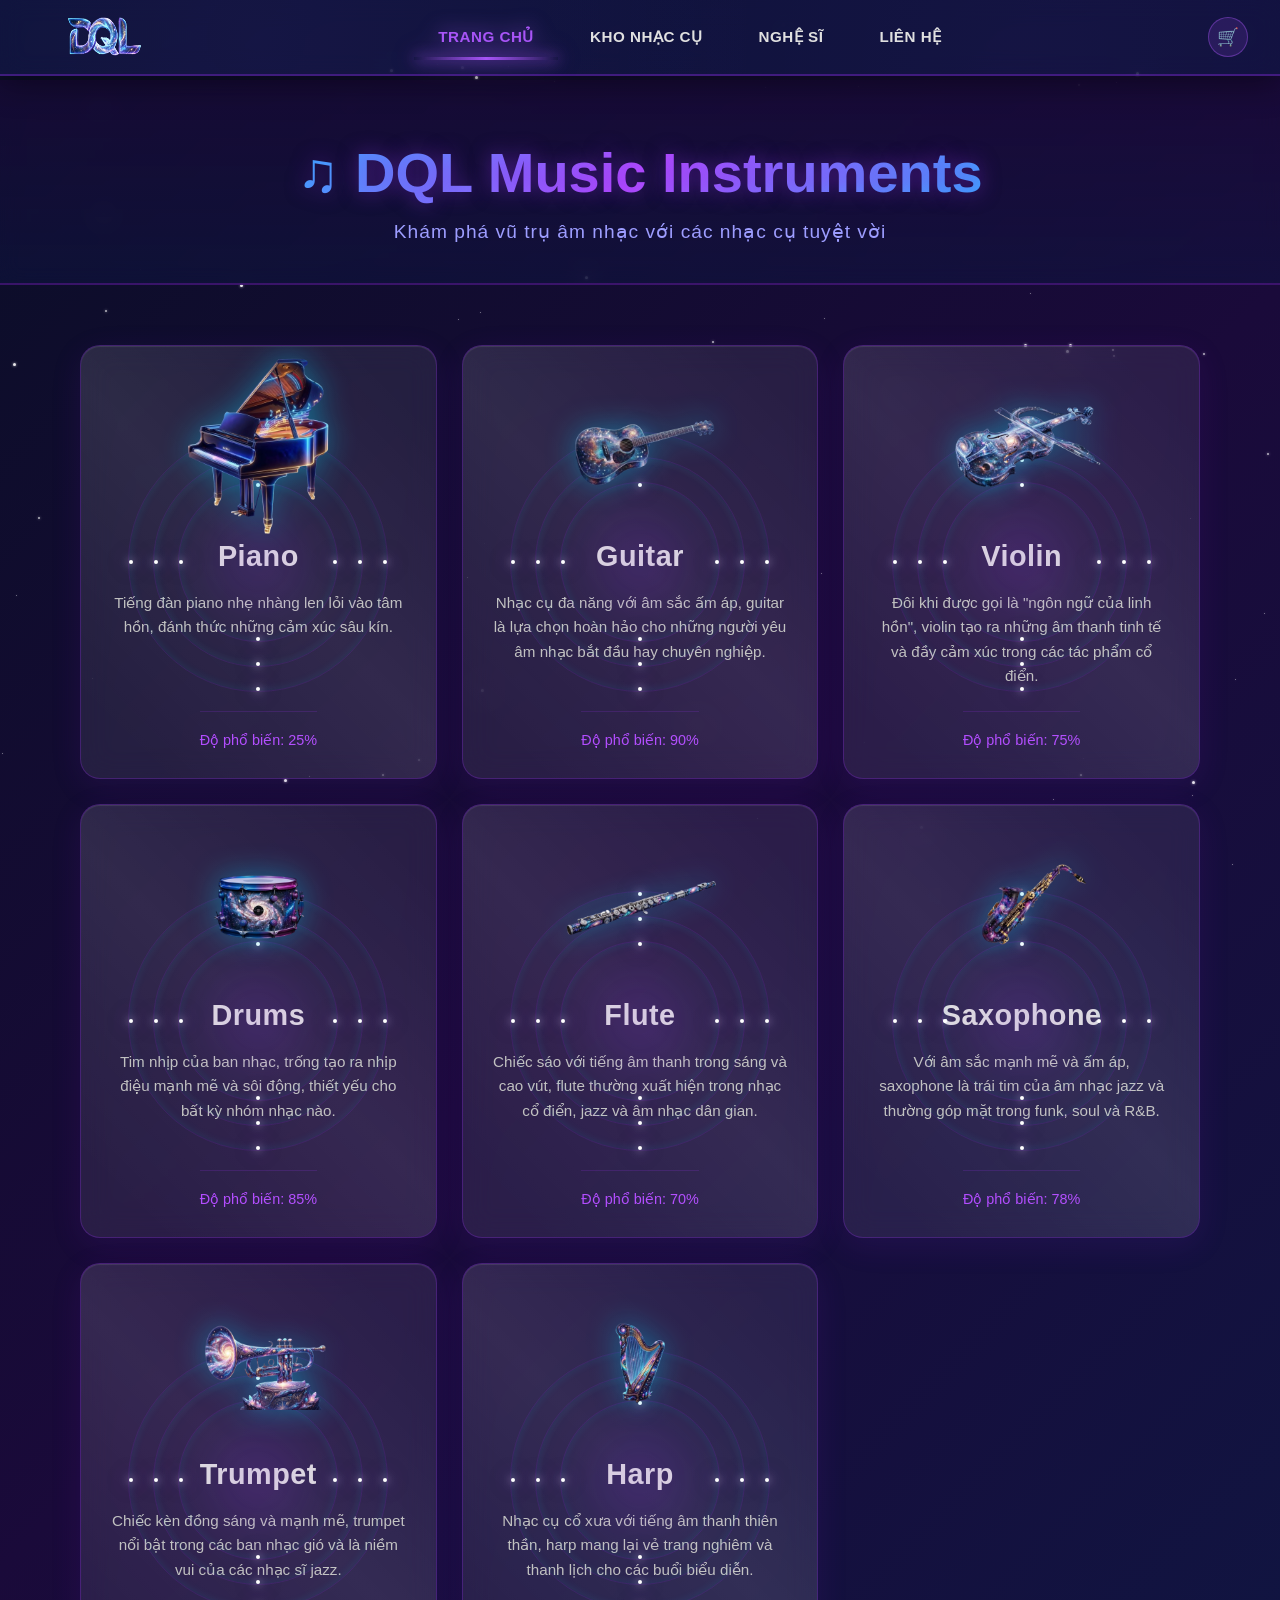
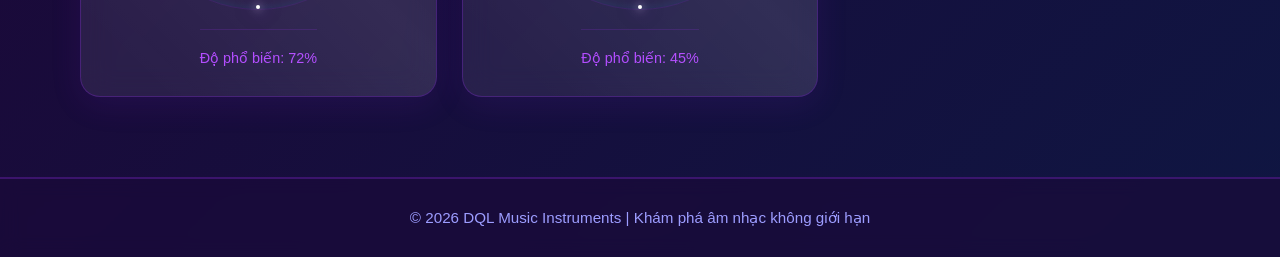
<file: index.html>
<!DOCTYPE html>
<html lang="vi">
<head>
    <meta charset="UTF-8">
    <meta name="viewport" content="width=device-width, initial-scale=1.0">
    <link rel="icon" type="image/png" href="hinhanh/hinhanhlogo/logo.png">
    <title>Nhạc Cụ - DQL Music Instruments</title>
    <link rel="stylesheet" href="css/base.css">
    <link rel="stylesheet" href="css/header.css">
    <link rel="stylesheet" href="css/container.css">
    <link rel="stylesheet" href="css/cards.css">
    <link rel="stylesheet" href="css/buttons.css">
    <link rel="stylesheet" href="css/instruments.css">
    <link rel="stylesheet" href="css/animations.css">
    <link rel="stylesheet" href="css/stickers.css">
    <link rel="stylesheet" href="css/responsive.css">
    <link rel="stylesheet" href="css/stars.css">
    <link rel="stylesheet" href="css/sticky-navbar.css">
    <link rel="stylesheet" href="css/meteor.css">
    <link rel="stylesheet" href="css/galaxy.css">
</head>
<body>
    <!-- Hiệu ứng thiên thạch rơi -->
    <div class="meteor-field">
        <span class="meteor m1"></span>
        <span class="meteor m2"></span>
        <span class="meteor m3"></span>
        <span class="meteor m4"></span>
        <span class="meteor m5"></span>
        <span class="meteor m6"></span>
    </div>

    <!-- Thanh Điều Hướng Dính -->
        <!-- Thanh điều hướng cố định (Sticky Navbar) có nền kính mờ trong suốt cực đẹp và tự co nhỏ khi cuộn màn hình -->
    <nav class="sticky-navbar" id="stickyNavbar">
        <div class="navbar-container">
                <img src="hinhanh/hinhanhlogo/logo.png" alt="DQL Music" class="navbar-brand-icon">
            </a>
            
                        <!-- Menu danh sách liên kết điều hướng dạng hàng ngang chính -->
            <ul class="navbar-menu" id="navbarMenu">
                <li class="navbar-item">
                    <a href="index.html" class="navbar-link active">Trang Chủ</a>
                </li>
                <li class="navbar-item">
                    <a href="pages/products.html" class="navbar-link">Kho Nhạc Cụ</a>
                </li>
                <li class="navbar-item">
                    <a href="pages/artists.html" class="navbar-link">Nghệ Sĩ</a>
                </li>
                <li class="navbar-item">
                    <a href="pages/contact.html" class="navbar-link">Liên Hệ</a>
                </li>
            </ul>

            <div class="navbar-actions">
                <a href="pages/cart.html" class="navbar-action-btn" title="Giỏ hàng">🛒</a>
                <button class="navbar-toggle" id="navbarToggle" aria-label="Toggle menu">
                    <span></span>
                    <span></span>
                    <span></span>
                </button>
            </div>
        </div>
    </nav>

    <!-- Twinkling Stars Background -->
        <!-- Khung tạo nền sao lấp lánh (sẽ được điền ngẫu nhiên 100 ngôi sao bằng Javascript trong main.js) -->
    <div class="stars-container"></div>

    <!-- Header Section -->
        <!-- Phần đầu trang (Header Banner) giới thiệu tên thương hiệu và slogan cửa hàng -->
    <header class="header">
        <div class="header-content">
            <h1 class="header-title">♫ DQL Music Instruments</h1>
            <p class="header-subtitle">Khám phá vũ trụ âm nhạc với các nhạc cụ tuyệt vời</p>
        </div>
    </header>

    <!-- Main Content -->
        <!-- Phần nội dung chính (Main Content Area) được bọc trong container giới hạn rộng tối đa 1200px -->
    <main class="container">
        <section class="instruments-section">
            <div class="instrument-card">
                <div class="card-icon ">
                    <div class="galaxy-container">
                        <div class="galaxy-ring ring-1">
                            <span class="galaxy-star star-1"></span>
                            <span class="galaxy-star star-2"></span>
                            <span class="galaxy-star star-3"></span>
                            <span class="galaxy-star star-4"></span>
                        </div>
                        <div class="galaxy-ring ring-2">
                            <span class="galaxy-star star-1"></span>
                            <span class="galaxy-star star-2"></span>
                            <span class="galaxy-star star-3"></span>
                            <span class="galaxy-star star-4"></span>
                        </div>
                        <div class="galaxy-ring ring-3">
                            <span class="galaxy-star star-1"></span>
                            <span class="galaxy-star star-2"></span>
                            <span class="galaxy-star star-3"></span>
                            <span class="galaxy-star star-4"></span>
                        </div>
                        <div class="nebula-glow"></div>
                    </div>
                    <img src="hinhanh/hinhanhcart/pialo.png" alt="Piano">
                </div>
                <h2 class="card-title">Piano</h2>
                <p class="card-description">
                Tiếng đàn piano nhẹ nhàng len lỏi vào tâm hồn, đánh thức những cảm xúc sâu kín.                
                <div class="card-details">
                    <span class="detail-item"> Độ phổ biến: 25%</span>
                </div>
            </div>

            <!-- Guitar Card -->
            <div class="instrument-card">
                <div class="card-icon">
                    <div class="galaxy-container">
                        <div class="galaxy-ring ring-1">
                            <span class="galaxy-star star-1"></span>
                            <span class="galaxy-star star-2"></span>
                            <span class="galaxy-star star-3"></span>
                            <span class="galaxy-star star-4"></span>
                        </div>
                        <div class="galaxy-ring ring-2">
                            <span class="galaxy-star star-1"></span>
                            <span class="galaxy-star star-2"></span>
                            <span class="galaxy-star star-3"></span>
                            <span class="galaxy-star star-4"></span>
                        </div>
                        <div class="galaxy-ring ring-3">
                            <span class="galaxy-star star-1"></span>
                            <span class="galaxy-star star-2"></span>
                            <span class="galaxy-star star-3"></span>
                            <span class="galaxy-star star-4"></span>
                        </div>
                        <div class="nebula-glow"></div>
                    </div>
                    <img src="hinhanh/hinhanhcart/guitar.png" alt="Guitar">
                </div>
                <h2 class="card-title">Guitar</h2>
                <p class="card-description">
                    Nhạc cụ đa năng với âm sắc ấm áp, guitar là lựa chọn hoàn hảo cho những người yêu âm nhạc 
                    bắt đầu hay chuyên nghiệp.
                </p>
                <div class="card-details">
                    <span class="detail-item"> Độ phổ biến: 90%</span>
                </div>
            </div>

            <!-- Violin Card -->
            <div class="instrument-card">
                <div class="card-icon">
                    <div class="galaxy-container">
                        <div class="galaxy-ring ring-1">
                            <span class="galaxy-star star-1"></span>
                            <span class="galaxy-star star-2"></span>
                            <span class="galaxy-star star-3"></span>
                            <span class="galaxy-star star-4"></span>
                        </div>
                        <div class="galaxy-ring ring-2">
                            <span class="galaxy-star star-1"></span>
                            <span class="galaxy-star star-2"></span>
                            <span class="galaxy-star star-3"></span>
                            <span class="galaxy-star star-4"></span>
                        </div>
                        <div class="galaxy-ring ring-3">
                            <span class="galaxy-star star-1"></span>
                            <span class="galaxy-star star-2"></span>
                            <span class="galaxy-star star-3"></span>
                            <span class="galaxy-star star-4"></span>
                        </div>
                        <div class="nebula-glow"></div>
                    </div>
                    <img src="hinhanh/hinhanhcart/violin.png" alt="Violin">
                </div>
                <h2 class="card-title">Violin</h2>
                <p class="card-description">
                    Đôi khi được gọi là "ngôn ngữ của linh hồn", violin tạo ra những âm thanh tinh tế 
                    và đầy cảm xúc trong các tác phẩm cổ điển.
                </p>
                <div class="card-details">
                    <span class="detail-item">Độ phổ biến: 75%</span>
                </div>
            </div>

            <!-- Drums Card -->
            <div class="instrument-card">
                <div class="card-icon">
                    <div class="galaxy-container">
                        <div class="galaxy-ring ring-1">
                            <span class="galaxy-star star-1"></span>
                            <span class="galaxy-star star-2"></span>
                            <span class="galaxy-star star-3"></span>
                            <span class="galaxy-star star-4"></span>
                        </div>
                        <div class="galaxy-ring ring-2">
                            <span class="galaxy-star star-1"></span>
                            <span class="galaxy-star star-2"></span>
                            <span class="galaxy-star star-3"></span>
                            <span class="galaxy-star star-4"></span>
                        </div>
                        <div class="galaxy-ring ring-3">
                            <span class="galaxy-star star-1"></span>
                            <span class="galaxy-star star-2"></span>
                            <span class="galaxy-star star-3"></span>
                            <span class="galaxy-star star-4"></span>
                        </div>
                        <div class="nebula-glow"></div>
                    </div>
                    <img src="hinhanh/hinhanhcart/drum.png" alt="Drums">
                </div>
                <h2 class="card-title">Drums</h2>
                <p class="card-description">
                    Tim nhịp của ban nhạc, trống tạo ra nhịp điệu mạnh mẽ và sôi động, 
                    thiết yếu cho bất kỳ nhóm nhạc nào.
                </p>
                <div class="card-details">
                    <span class="detail-item">Độ phổ biến: 85%</span>
                </div>
            </div>

            <!-- Flute Card -->
            <div class="instrument-card">
                <div class="card-icon">
                    <div class="galaxy-container">
                        <div class="galaxy-ring ring-1">
                            <span class="galaxy-star star-1"></span>
                            <span class="galaxy-star star-2"></span>
                            <span class="galaxy-star star-3"></span>
                            <span class="galaxy-star star-4"></span>
                        </div>
                        <div class="galaxy-ring ring-2">
                            <span class="galaxy-star star-1"></span>
                            <span class="galaxy-star star-2"></span>
                            <span class="galaxy-star star-3"></span>
                            <span class="galaxy-star star-4"></span>
                        </div>
                        <div class="galaxy-ring ring-3">
                            <span class="galaxy-star star-1"></span>
                            <span class="galaxy-star star-2"></span>
                            <span class="galaxy-star star-3"></span>
                            <span class="galaxy-star star-4"></span>
                        </div>
                        <div class="nebula-glow"></div>
                    </div>
                    <img src="hinhanh/hinhanhcart/flute.png" alt="Flute">
                </div>
                <h2 class="card-title">Flute</h2>
                <p class="card-description">
                    Chiếc sáo với tiếng âm thanh trong sáng và cao vút, flute thường xuất hiện 
                    trong nhạc cổ điển, jazz và âm nhạc dân gian.
                </p>
                <div class="card-details">
                    <span class="detail-item"> Độ phổ biến: 70%</span>
                </div>
            </div>

            <!-- Saxophone Card -->
            <div class="instrument-card">
                <div class="card-icon">
                    <div class="galaxy-container">
                        <div class="galaxy-ring ring-1">
                            <span class="galaxy-star star-1"></span>
                            <span class="galaxy-star star-2"></span>
                            <span class="galaxy-star star-3"></span>
                            <span class="galaxy-star star-4"></span>
                        </div>
                        <div class="galaxy-ring ring-2">
                            <span class="galaxy-star star-1"></span>
                            <span class="galaxy-star star-2"></span>
                            <span class="galaxy-star star-3"></span>
                            <span class="galaxy-star star-4"></span>
                        </div>
                        <div class="galaxy-ring ring-3">
                            <span class="galaxy-star star-1"></span>
                            <span class="galaxy-star star-2"></span>
                            <span class="galaxy-star star-3"></span>
                            <span class="galaxy-star star-4"></span>
                        </div>
                        <div class="nebula-glow"></div>
                    </div>
                    <img src="hinhanh/hinhanhcart/saxophone.png" alt="Saxophone">
                </div>
                <h2 class="card-title">Saxophone</h2>
                <p class="card-description">
                    Với âm sắc mạnh mẽ và ấm áp, saxophone là trái tim của âm nhạc jazz 
                    và thường góp mặt trong funk, soul và R&B.
                </p>
                <div class="card-details">
                    <span class="detail-item">Độ phổ biến: 78%</span>
                </div>
            </div>

            <!-- Trumpet Card -->
            <div class="instrument-card">
                <div class="card-icon">
                    <div class="galaxy-container">
                        <div class="galaxy-ring ring-1">
                            <span class="galaxy-star star-1"></span>
                            <span class="galaxy-star star-2"></span>
                            <span class="galaxy-star star-3"></span>
                            <span class="galaxy-star star-4"></span>
                        </div>
                        <div class="galaxy-ring ring-2">
                            <span class="galaxy-star star-1"></span>
                            <span class="galaxy-star star-2"></span>
                            <span class="galaxy-star star-3"></span>
                            <span class="galaxy-star star-4"></span>
                        </div>
                        <div class="galaxy-ring ring-3">
                            <span class="galaxy-star star-1"></span>
                            <span class="galaxy-star star-2"></span>
                            <span class="galaxy-star star-3"></span>
                            <span class="galaxy-star star-4"></span>
                        </div>
                        <div class="nebula-glow"></div>
                    </div>
                    <img src="hinhanh/hinhanhcart/trumpet.png" alt="Trumpet">
                </div>
                <h2 class="card-title">Trumpet</h2>
                <p class="card-description">
                    Chiếc kèn đồng sáng và mạnh mẽ, trumpet nổi bật trong các ban nhạc gió 
                    và là niềm vui của các nhạc sĩ jazz.
                </p>
                <div class="card-details">
                    <span class="detail-item"> Độ phổ biến: 72%</span>
                </div>
            </div>

            <!-- Harp Card -->
            <div class="instrument-card">
                <div class="card-icon">
                    <div class="galaxy-container">
                        <div class="galaxy-ring ring-1">
                            <span class="galaxy-star star-1"></span>
                            <span class="galaxy-star star-2"></span>
                            <span class="galaxy-star star-3"></span>
                            <span class="galaxy-star star-4"></span>
                        </div>
                        <div class="galaxy-ring ring-2">
                            <span class="galaxy-star star-1"></span>
                            <span class="galaxy-star star-2"></span>
                            <span class="galaxy-star star-3"></span>
                            <span class="galaxy-star star-4"></span>
                        </div>
                        <div class="galaxy-ring ring-3">
                            <span class="galaxy-star star-1"></span>
                            <span class="galaxy-star star-2"></span>
                            <span class="galaxy-star star-3"></span>
                            <span class="galaxy-star star-4"></span>
                        </div>
                        <div class="nebula-glow"></div>
                    </div>
                    <img src="hinhanh/hinhanhcart/harp.png" alt="Harp">
                </div>
                <h2 class="card-title">Harp</h2>
                <p class="card-description">
                    Nhạc cụ cổ xưa với tiếng âm thanh thiên thần, harp mang lại vẻ trang nghiêm 
                    và thanh lịch cho các buổi biểu diễn.
                </p>
                <div class="card-details">
                    <span class="detail-item"> Độ phổ biến: 45%</span>
                </div>
            </div>
        </section>
    </main>

    <!-- Footer -->
        <!-- Phần chân trang (Footer) chứa thông tin bản quyền và liên kết bổ sung, sử dụng nền kính tối -->
    <footer class="footer">
        <p>&copy; 2026 DQL Music Instruments | Khám phá âm nhạc không giới hạn</p>
    </footer>

        <!-- Nạp thư viện tiện ích dùng chung (Hiển thị thông báo toast, xử lý giá, giỏ hàng...) -->
    <script src="js/utils.js"></script>
        <!-- Nạp mã xử lý sự kiện đóng mở menu và dính thanh điều hướng khi cuộn trang -->
    <script src="js/navbar.js"></script>
        <!-- Nạp mã xử lý hiệu ứng sao lấp lánh nền và các hoạt ảnh cuộn trang mượt mà -->
    <script src="js/main.js"></script>
</body>
</html>
</file>
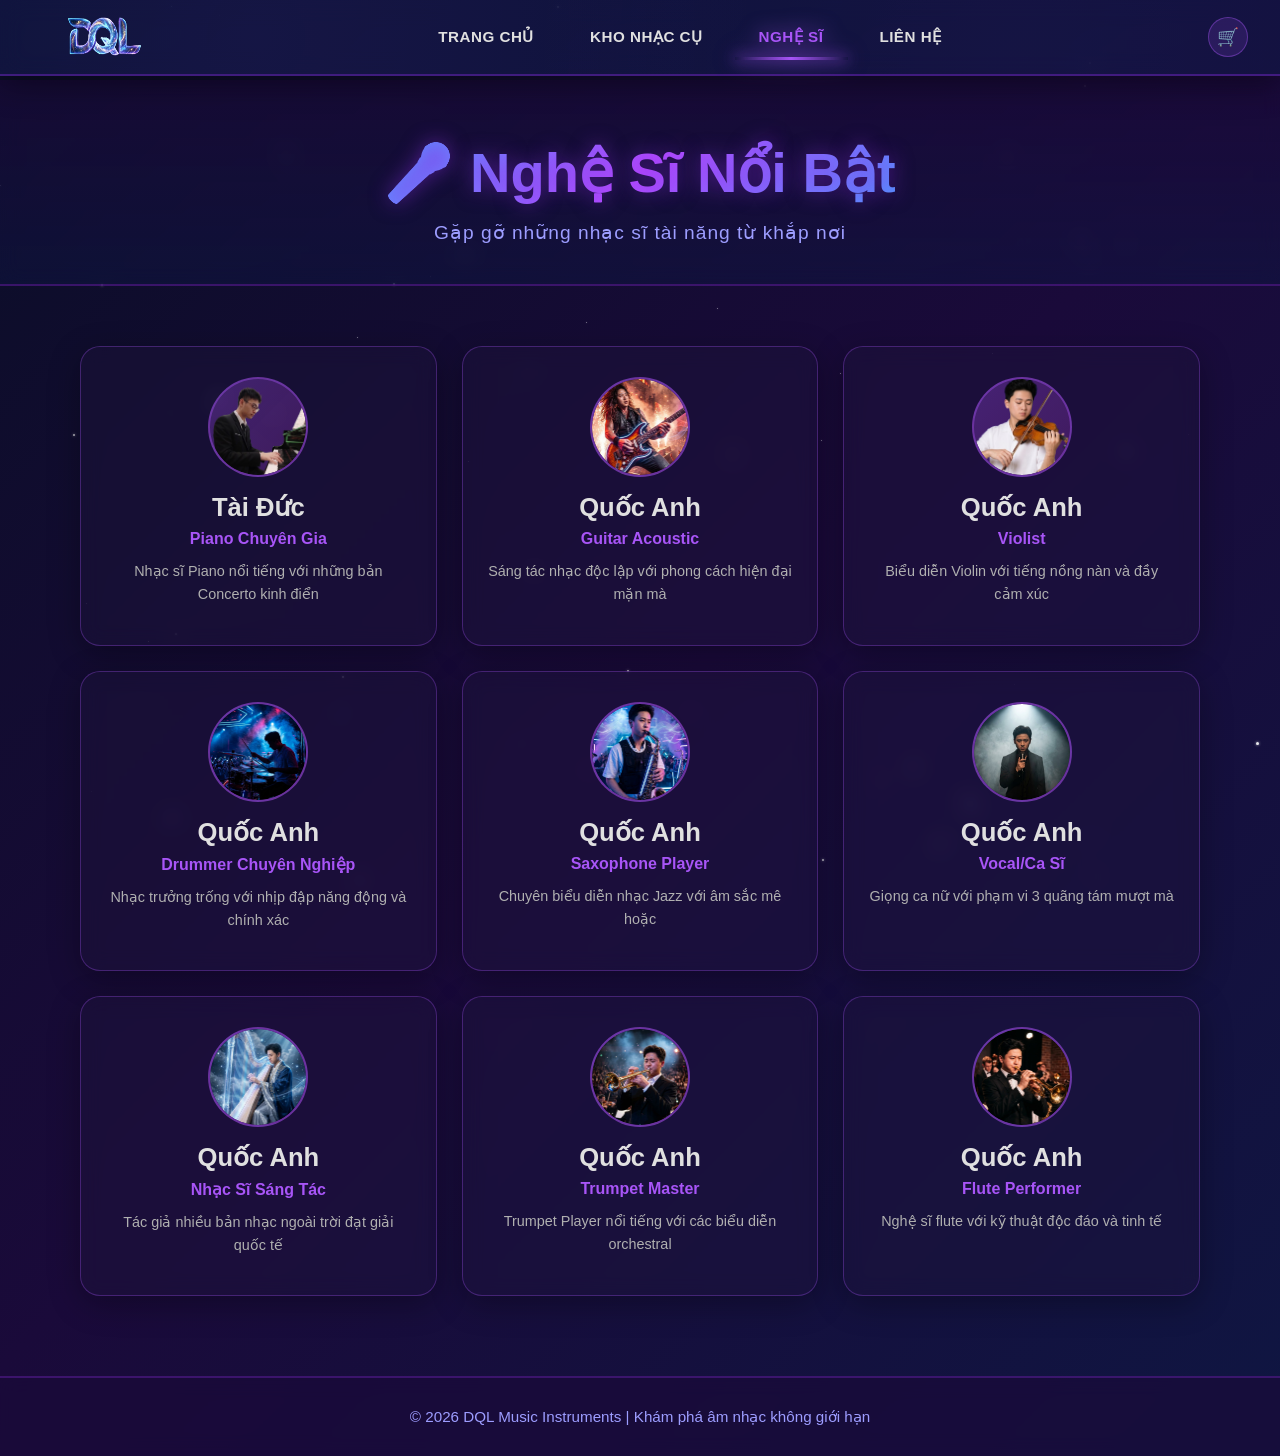
<file: pages/artists.html>
<!DOCTYPE html>
<html lang="vi">
<head>
    <meta charset="UTF-8">
    <meta name="viewport" content="width=device-width, initial-scale=1.0">
    <link rel="icon" type="image/png" href="../hinhanh/hinhanhlogo/logo.png">
    <title>Nghệ Sĩ - DQL Music Instruments</title>
    <link rel="stylesheet" href="../css/base.css">
    <link rel="stylesheet" href="../css/header.css">
    <link rel="stylesheet" href="../css/container.css">
    <link rel="stylesheet" href="../css/cards.css">
    <link rel="stylesheet" href="../css/buttons.css">
    <link rel="stylesheet" href="../css/artists.css">
    <link rel="stylesheet" href="../css/animations.css">
    <link rel="stylesheet" href="../css/stickers.css">
    <link rel="stylesheet" href="../css/responsive.css">
    <link rel="stylesheet" href="../css/stars.css">
    <link rel="stylesheet" href="../css/sticky-navbar.css">
    <link rel="stylesheet" href="../css/meteor.css">
</head>
<body>
    <!-- Hiệu ứng Thiên Thạch -->
    <div class="meteor-field">
        <span class="meteor m1"></span>
        <span class="meteor m2"></span>
        <span class="meteor m3"></span>
        <span class="meteor m4"></span>
        <span class="meteor m5"></span>
        <span class="meteor m6"></span>
    </div>

    <!-- Sticky Navigation Bar -->
        <!-- Thanh điều hướng cố định (Sticky Navbar) có nền kính mờ trong suốt cực đẹp và tự co nhỏ khi cuộn màn hình -->
    <nav class="sticky-navbar" id="stickyNavbar">
        <div class="navbar-container">
                <img src="../hinhanh/hinhanhlogo/logo.png" alt="DQL Music" class="navbar-brand-icon">
            </a>
            
                        <!-- Menu danh sách liên kết điều hướng dạng hàng ngang chính -->
            <ul class="navbar-menu" id="navbarMenu">
                <li class="navbar-item">
                    <a href="../index.html" class="navbar-link">Trang Chủ</a>
                </li>
                <li class="navbar-item">
                    <a href="products.html" class="navbar-link">Kho Nhạc Cụ</a>
                </li>
                <li class="navbar-item">

                    <a href="artists.html" class="navbar-link active">Nghệ Sĩ</a>
                </li>
                <li class="navbar-item">
                    <a href="contact.html" class="navbar-link">Liên Hệ</a>
                </li>
            </ul>

            <div class="navbar-actions">
                <a href="cart.html" class="navbar-action-btn" title="Giỏ hàng">🛒</a>
                <button class="navbar-toggle" id="navbarToggle" aria-label="Toggle menu">
                    <span></span>
                    <span></span>
                    <span></span>
                </button>
            </div>
        </div>
    </nav>

    <!-- Nền Sao Lấp Láy -->
        <!-- Khung tạo nền sao lấp lánh (sẽ được điền ngẫu nhiên 100 ngôi sao bằng Javascript trong main.js) -->
    <div class="stars-container"></div>

    <!-- Tiêu Đề Trang -->
        <!-- Phần đầu trang (Header Banner) giới thiệu tên thương hiệu và slogan cửa hàng -->
    <header class="header">
        <div class="header-content">
            <h1 class="header-title">🎤 Nghệ Sĩ Nổi Bật</h1>
            <p class="header-subtitle">Gặp gỡ những nhạc sĩ tài năng từ khắp nơi</p>
        </div>
    </header>

    <!-- Nội Dung Chính -->
        <!-- Phần nội dung chính (Main Content Area) được bọc trong container giới hạn rộng tối đa 1200px -->
    <main class="container">
        <!-- Danh Sách Nghệ Sĩ -->
        <section class="artists-section">
            <!-- Nghệ Sĩ 1 -->
            <div class="artist-card glass-card">
                <div class="artist-avatar"><img src="../hinhanh/hinhanhartist/taiduc.png" alt="Tài Đức"></div>
                <h2 class="artist-name">Tài Đức</h2>
                <p class="artist-specialty">Piano Chuyên Gia</p>
                <p class="artist-bio">Nhạc sĩ Piano nổi tiếng với những bản Concerto kinh điển</p>
            </div>

            <!-- Artist 2 -->
            <div class="artist-card glass-card">
                <div class="artist-avatar"><img src="../hinhanh/hinhanhartist/quocanhguitar.png" alt="Quốc Anh"></div>
                <h2 class="artist-name">Quốc Anh</h2>
                <p class="artist-specialty">Guitar Acoustic</p>
                <p class="artist-bio">Sáng tác nhạc độc lập với phong cách hiện đại mặn mà</p>
            </div>

            <!-- Artist 3 -->
            <div class="artist-card glass-card">
                <div class="artist-avatar"><img src="../hinhanh/hinhanhartist/quocanh.png" alt="Quốc Anh"></div>
                <h2 class="artist-name">Quốc Anh</h2>
                <p class="artist-specialty">Violist</p>
                <p class="artist-bio">Biểu diễn Violin với tiếng nồng nàn và đầy cảm xúc</p>
            </div>

            <!-- Artist 4 -->
            <div class="artist-card glass-card">
                <div class="artist-avatar"><img src="../hinhanh/hinhanhartist/quocanhdanhtrong.png" alt="Quốc Anh"></div>
                <h2 class="artist-name">Quốc Anh</h2>
                <p class="artist-specialty">Drummer Chuyên Nghiệp</p>
                <p class="artist-bio">Nhạc trưởng trống với nhịp đập năng động và chính xác</p>
            </div>

            <!-- Artist 5 -->
            <div class="artist-card glass-card">
                <div class="artist-avatar"><img src="../hinhanh/hinhanhartist/quocanhsaxophone.png" alt="Quốc Anh"></div>
                <h2 class="artist-name">Quốc Anh</h2>
                <p class="artist-specialty">Saxophone Player</p>
                <p class="artist-bio">Chuyên biểu diễn nhạc Jazz với âm sắc mê hoặc</p>
            </div>

            <!-- Artist 6 -->
            <div class="artist-card glass-card">
                <div class="artist-avatar"><img src="../hinhanh/hinhanhartist/quocanhcasi.png" alt="Quốc Anh"></div>
                <h2 class="artist-name">Quốc Anh</h2>
                <p class="artist-specialty">Vocal/Ca Sĩ</p>
                <p class="artist-bio">Giọng ca nữ với phạm vi 3 quãng tám mượt mà</p>
            </div>

            <!-- Artist 7 -->
            <div class="artist-card glass-card">
                <div class="artist-avatar"><img src="../hinhanh/hinhanhartist/quocanhharp.png" alt="Quốc Anh"></div>
                <h2 class="artist-name">Quốc Anh</h2>
                <p class="artist-specialty">Nhạc Sĩ Sáng Tác</p>
                <p class="artist-bio">Tác giả nhiều bản nhạc ngoài trời đạt giải quốc tế</p>
            </div>

            <!-- Artist 8 -->
            <div class="artist-card glass-card">
                <div class="artist-avatar"><img src="../hinhanh/hinhanhartist/quocanhtrumpet.png" alt="Quốc Anh"></div>
                <h2 class="artist-name">Quốc Anh</h2>
                <p class="artist-specialty">Trumpet Master</p>
                <p class="artist-bio">Trumpet Player nổi tiếng với các biểu diễn orchestral</p>
            </div>

            <!-- Artist 9 -->
            <div class="artist-card glass-card">
                <div class="artist-avatar"><img src="../hinhanh/hinhanhartist/quocanhthoiken.png" alt="Quốc Anh"></div>
                <h2 class="artist-name">Quốc Anh</h2>
                <p class="artist-specialty">Flute Performer</p>
                <p class="artist-bio">Nghệ sĩ flute với kỹ thuật độc đáo và tinh tế</p>
            </div>
        </section>
    </main>

    <!-- Footer -->
        <!-- Phần chân trang (Footer) chứa thông tin bản quyền và liên kết bổ sung, sử dụng nền kính tối -->
    <footer class="footer">
        <p>&copy; 2026 DQL Music Instruments | Khám phá âm nhạc không giới hạn</p>
    </footer>

        <!-- Nạp thư viện tiện ích dùng chung (Hiển thị thông báo toast, xử lý giá, giỏ hàng...) -->
    <script src="../js/utils.js"></script>
        <!-- Nạp mã xử lý sự kiện đóng mở menu và dính thanh điều hướng khi cuộn trang -->
    <script src="../js/navbar.js"></script>
        <!-- Nạp mã xử lý hiệu ứng sao lấp lánh nền và các hoạt ảnh cuộn trang mượt mà -->
    <script src="../js/main.js"></script>

</body>
</html>
</file>
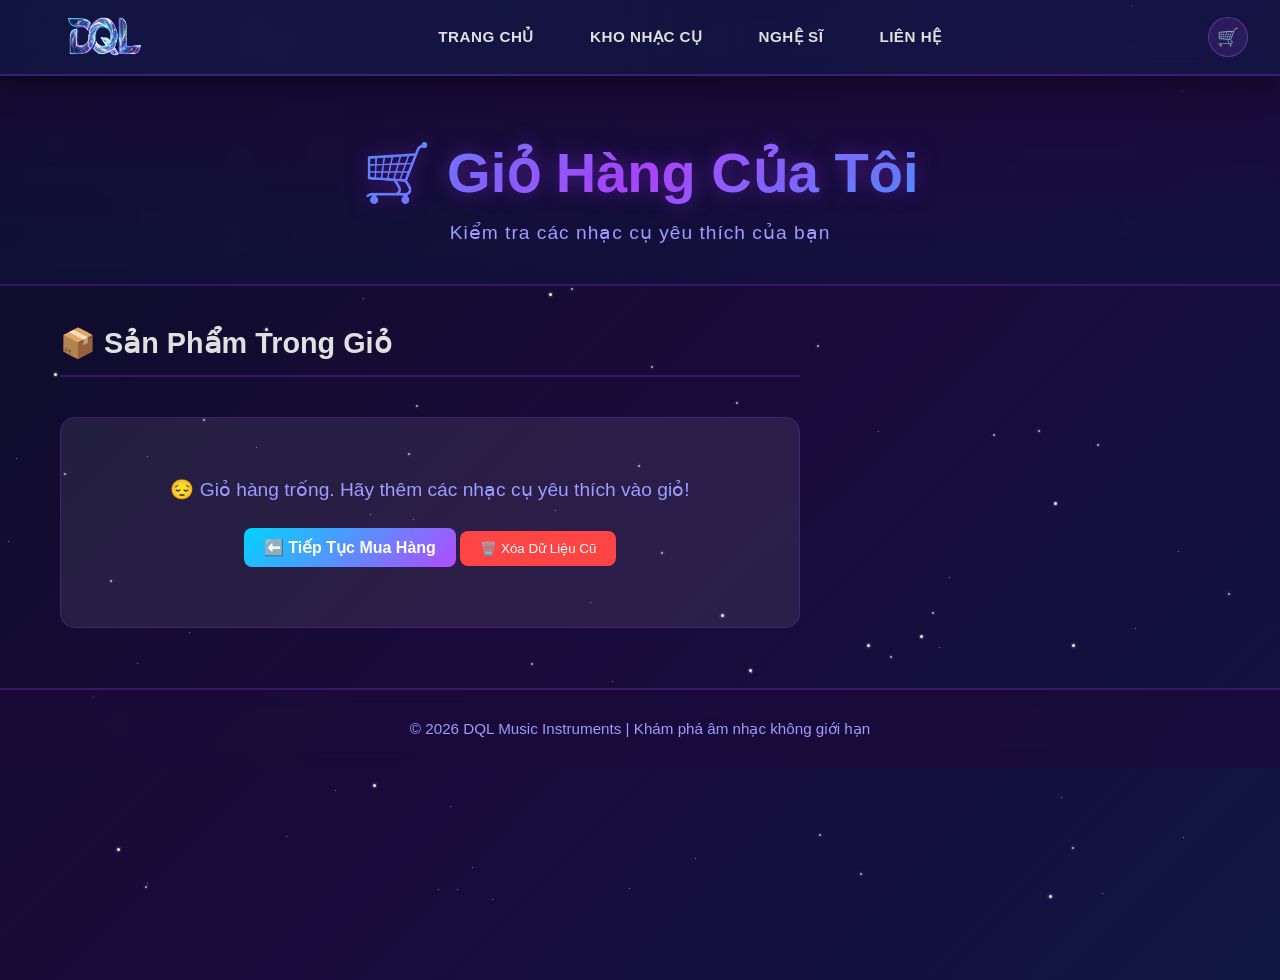
<file: pages/cart.html>
<!DOCTYPE html>
<html lang="vi">
<head>
    <meta charset="UTF-8">
    <meta name="viewport" content="width=device-width, initial-scale=1.0">
    <link rel="icon" type="image/png" href="../hinhanh/hinhanhlogo/logo.png">
    <title>Giỏ Hàng - DQL Music Instruments</title>
    <link rel="stylesheet" href="../css/base.css">
    <link rel="stylesheet" href="../css/header.css">
    <link rel="stylesheet" href="../css/container.css">
    <link rel="stylesheet" href="../css/cards.css">
    <link rel="stylesheet" href="../css/buttons.css">
    <link rel="stylesheet" href="../css/cart.css">
    <link rel="stylesheet" href="../css/animations.css">
    <link rel="stylesheet" href="../css/stickers.css">
    <link rel="stylesheet" href="../css/responsive.css">
    <link rel="stylesheet" href="../css/stars.css">
    <link rel="stylesheet" href="../css/sticky-navbar.css">
    <link rel="stylesheet" href="../css/meteor.css">
</head>
<body>
    <!-- Hiệu ứng Thiên Thạch -->
    <div class="meteor-field">
        <span class="meteor m1"></span>
        <span class="meteor m2"></span>
        <span class="meteor m3"></span>
        <span class="meteor m4"></span>
        <span class="meteor m5"></span>
        <span class="meteor m6"></span>
    </div>

    <!-- Sticky Navigation Bar -->
        <!-- Thanh điều hướng cố định (Sticky Navbar) có nền kính mờ trong suốt cực đẹp và tự co nhỏ khi cuộn màn hình -->
    <nav class="sticky-navbar" id="stickyNavbar">
        <div class="navbar-container">
                <img src="../hinhanh/hinhanhlogo/logo.png" alt="DQL Music" class="navbar-brand-icon">
            </a>
            
                        <!-- Menu danh sách liên kết điều hướng dạng hàng ngang chính -->
            <ul class="navbar-menu" id="navbarMenu">
                <li class="navbar-item">
                    <a href="../index.html" class="navbar-link">Trang Chủ</a>
                </li>
                <li class="navbar-item">
                    <a href="products.html" class="navbar-link">Kho Nhạc Cụ</a>
                </li>
                <li class="navbar-item">
                    <a href="artists.html" class="navbar-link">Nghệ Sĩ</a>
                </li>
                <li class="navbar-item">
                    <a href="contact.html" class="navbar-link">Liên Hệ</a>
                </li>
            </ul>

            <div class="navbar-actions">
                <a href="cart.html" class="navbar-action-btn active" title="Giỏ hàng">🛒</a>
                <button class="navbar-toggle" id="navbarToggle" aria-label="Toggle menu">
                    <span></span>
                    <span></span>
                    <span></span>
                </button>
            </div>
        </div>
    </nav>

    <!-- Nền Sao Lấp Láy -->
        <!-- Khung tạo nền sao lấp lánh (sẽ được điền ngẫu nhiên 100 ngôi sao bằng Javascript trong main.js) -->
    <div class="stars-container"></div>

    <!-- Tiêu Đề Trang -->
        <!-- Phần đầu trang (Header Banner) giới thiệu tên thương hiệu và slogan cửa hàng -->
    <header class="header">
        <div class="header-content">
            <h1 class="header-title">🛒 Giỏ Hàng Của Tôi</h1>
            <p class="header-subtitle">Kiểm tra các nhạc cụ yêu thích của bạn</p>
        </div>
    </header>

    <!-- Nội Dung Chính -->
        <!-- Phần nội dung chính (Main Content Area) được bọc trong container giới hạn rộng tối đa 1200px -->
    <main class="container">
                <!-- Bố cục giỏ hàng: danh sách các sản phẩm ở bên trái và tóm tắt thanh toán ở bên phải -->
        <div class="cart-wrapper">
            <!-- Danh Sách Sản Phẩm Giỏ -->
            <div class="cart-items-section">
                <h2 class="cart-section-title">📦 Sản Phẩm Trong Giỏ</h2>
                
                <div class="cart-items-container" id="cartItemsContainer">
                    <!-- Cart items will be loaded from localStorage -->
                </div>

                <div class="empty-cart-message" style="display: block;">
                    <p>😔 Giỏ hàng trống. Hãy thêm các nhạc cụ yêu thích vào giỏ!</p>
                    <a href="products.html" class="btn-continue-shopping">⬅️ Tiếp Tục Mua Hàng</a>
                    <button onclick="clearOldCart()" style="margin-top: 10px; padding: 10px 20px; background: #ff4444; color: white; border: none; border-radius: 8px; cursor: pointer;">🗑️ Xóa Dữ Liệu Cũ</button>
                </div>
            </div>

            <!-- Tóm Tắt Đơn Hàng -->
            <div class="cart-summary-section" style="display: none;">
                <div class="cart-summary-card">
                    <h2 class="summary-title">💎 Tóm Tắt Đơn Hàng</h2>

                    <div class="summary-row">
                        <span class="summary-label">Tổng cộng (3 sản phẩm):</span>
                        <span class="summary-value">17.740.000 ₫</span>
                    </div>

                    <!-- Action Buttons -->
                    <div class="cart-actions">
                        <a href="checkout.html" class="btn-checkout">
                            <span class="btn-glow"></span>
                            ✨ Tiến Hành Thanh Toán
                        </a>
                        <a href="products.html" class="btn-continue-shopping">
                            ⬅️ Tiếp Tục Mua Hàng
                        </a>
                    </div>

                    <!-- Trust Badges -->
                    <div class="trust-section">
                        <div class="trust-item">
                            <span class="trust-icon">🔒</span>
                            <span class="trust-text">Thanh toán an toàn</span>
                        </div>
                        <div class="trust-item">
                            <span class="trust-icon">📦</span>
                            <span class="trust-text">Giao hàng nhanh</span>
                        </div>
                        <div class="trust-item">
                            <span class="trust-icon">↩️</span>
                            <span class="trust-text">Hoàn tiền 30 ngày</span>
                        </div>
                    </div>
                </div>
            </div>
        </div>
    </main>

    <!-- Footer -->
        <!-- Phần chân trang (Footer) chứa thông tin bản quyền và liên kết bổ sung, sử dụng nền kính tối -->
    <footer class="footer">
        <p>&copy; 2026 DQL Music Instruments | Khám phá âm nhạc không giới hạn</p>
    </footer>

        <!-- Nạp thư viện tiện ích dùng chung (Hiển thị thông báo toast, xử lý giá, giỏ hàng...) -->
    <script src="../js/utils.js"></script>
        <!-- Nạp mã xử lý sự kiện đóng mở menu và dính thanh điều hướng khi cuộn trang -->
    <script src="../js/navbar.js"></script>
        <!-- Nạp mã xử lý hiệu ứng sao lấp lánh nền và các hoạt ảnh cuộn trang mượt mà -->
    <script src="../js/main.js"></script>
        <!-- Nạp mã xử lý giỏ hàng: liệt kê sản phẩm, thay đổi số lượng, tính tổng tiền hóa đơn -->
    <script src="../js/cart.js"></script>
</body>
</html>
</file>
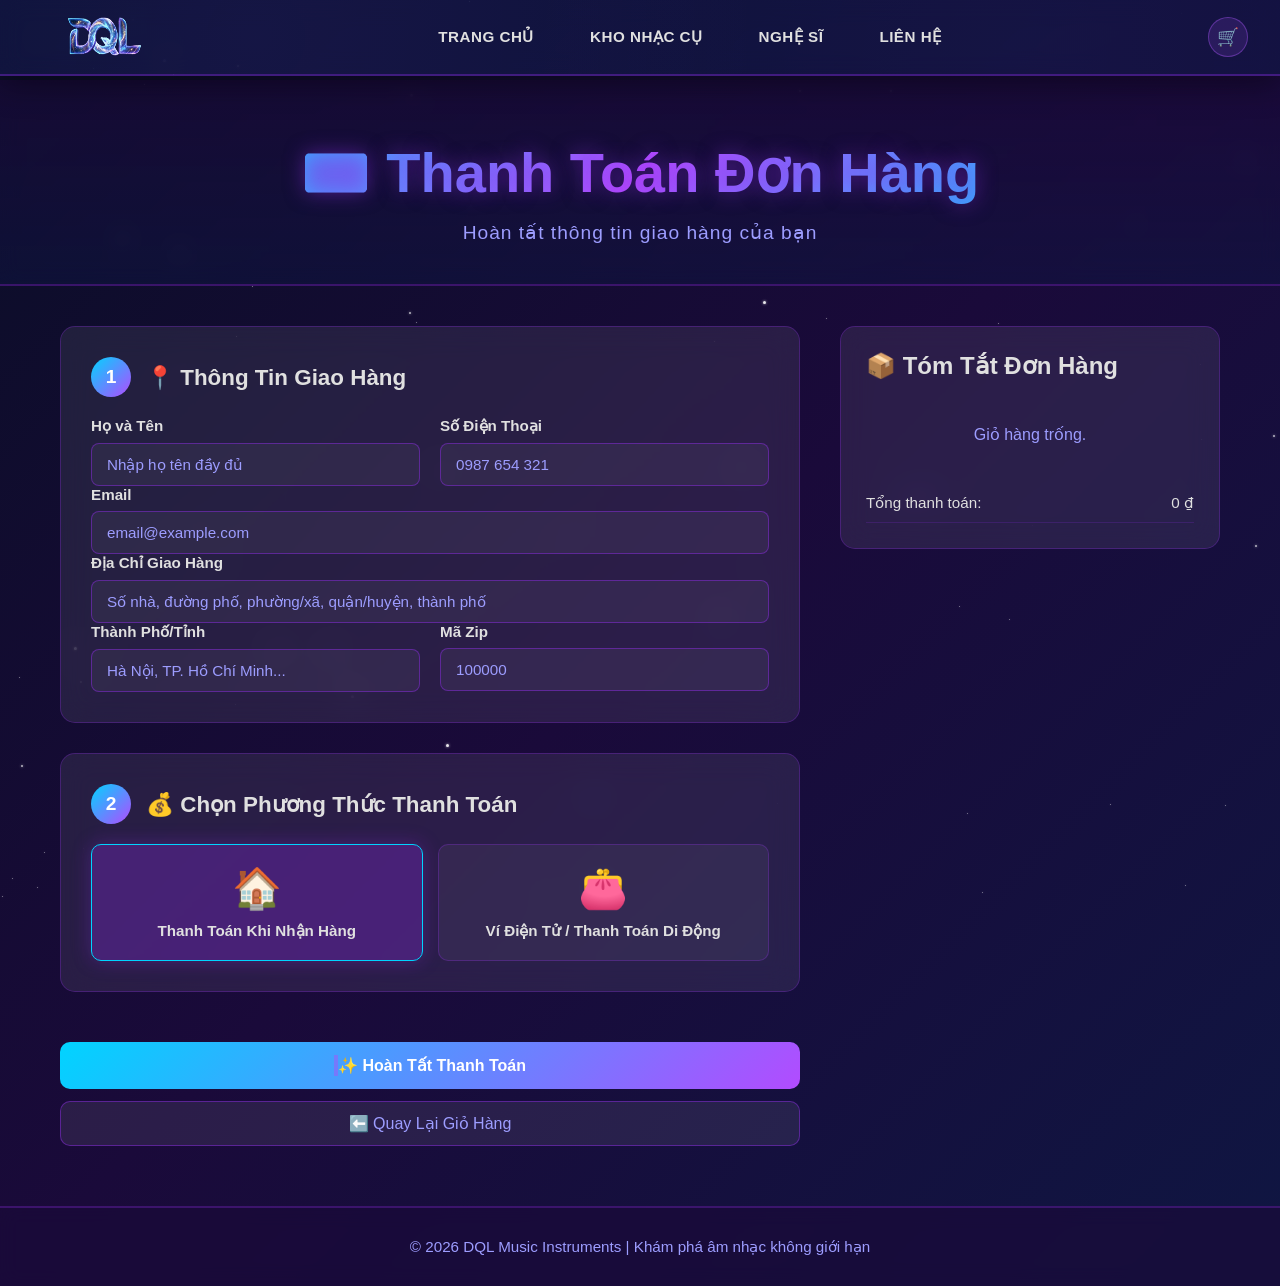
<file: pages/checkout.html>
<!DOCTYPE html>
<html lang="vi">
<head>
    <meta charset="UTF-8">
    <meta name="viewport" content="width=device-width, initial-scale=1.0">
    <link rel="icon" type="image/png" href="../hinhanh/hinhanhlogo/logo.png">
    <title>Thanh Toán - DQL Music Instruments</title>
    <link rel="stylesheet" href="../css/base.css">
    <link rel="stylesheet" href="../css/header.css">
    <link rel="stylesheet" href="../css/container.css">
    <link rel="stylesheet" href="../css/cards.css">
    <link rel="stylesheet" href="../css/buttons.css">
    <link rel="stylesheet" href="../css/checkout.css">
    <link rel="stylesheet" href="../css/animations.css">
    <link rel="stylesheet" href="../css/stickers.css">
    <link rel="stylesheet" href="../css/responsive.css">
    <link rel="stylesheet" href="../css/stars.css">
    <link rel="stylesheet" href="../css/sticky-navbar.css">
    <link rel="stylesheet" href="../css/meteor.css">
</head>
<body>
    <!-- Hiệu ứng Thiên Thạch -->
    <div class="meteor-field">
        <span class="meteor m1"></span>
        <span class="meteor m2"></span>
        <span class="meteor m3"></span>
        <span class="meteor m4"></span>
        <span class="meteor m5"></span>
        <span class="meteor m6"></span>
    </div>

    <!-- Sticky Navigation Bar -->
        <!-- Thanh điều hướng cố định (Sticky Navbar) có nền kính mờ trong suốt cực đẹp và tự co nhỏ khi cuộn màn hình -->
    <nav class="sticky-navbar" id="stickyNavbar">
        <div class="navbar-container">
                <img src="../hinhanh/hinhanhlogo/logo.png" alt="DQL Music" class="navbar-brand-icon">
            </a>
            
                        <!-- Menu danh sách liên kết điều hướng dạng hàng ngang chính -->
            <ul class="navbar-menu" id="navbarMenu">
                <li class="navbar-item">
                    <a href="../index.html" class="navbar-link">Trang Chủ</a>
                </li>
                <li class="navbar-item">
                    <a href="products.html" class="navbar-link">Kho Nhạc Cụ</a>
                </li>
                <li class="navbar-item">
                    <a href="artists.html" class="navbar-link">Nghệ Sĩ</a>
                </li>
                <li class="navbar-item">
                    <a href="contact.html" class="navbar-link">Liên Hệ</a>
                </li>
            </ul>

            <div class="navbar-actions">
                <a href="cart.html" class="navbar-action-btn" title="Giỏ hàng">🛒</a>
                <button class="navbar-toggle" id="navbarToggle" aria-label="Toggle menu">
                    <span></span>
                    <span></span>
                    <span></span>
                </button>
            </div>
        </div>
    </nav>

    <!-- Nền Sao Lấp Láy -->
        <!-- Khung tạo nền sao lấp lánh (sẽ được điền ngẫu nhiên 100 ngôi sao bằng Javascript trong main.js) -->
    <div class="stars-container"></div>

    <!-- Tiêu Đề Trang -->
        <!-- Phần đầu trang (Header Banner) giới thiệu tên thương hiệu và slogan cửa hàng -->
    <header class="header">
        <div class="header-content">
            <h1 class="header-title">💳 Thanh Toán Đơn Hàng</h1>
            <p class="header-subtitle">Hoàn tất thông tin giao hàng của bạn</p>
        </div>
    </header>

    <!-- Nội Dung Chính -->
        <!-- Phần nội dung chính (Main Content Area) được bọc trong container giới hạn rộng tối đa 1200px -->
    <main class="container">
                <!-- Bố cục thanh toán: biểu mẫu giao hàng bên trái và thông tin tóm tắt đơn hàng bên phải -->
        <div class="checkout-wrapper">
            <!-- Biểu Mẫu Thanh Toán -->
            <div class="checkout-form-section">
                <form class="checkout-form" id="checkoutForm">
                    <!-- Thông Tin Giao Hàng -->
                    <div class="form-step">
                        <div class="step-header">
                            <span class="step-number">1</span>
                            <h2 class="step-title">📍 Thông Tin Giao Hàng</h2>
                        </div>

                        <div class="form-row">
                            <div class="form-group">
                                <label class="form-label">Họ và Tên</label>
                                <input type="text" class="form-input" placeholder="Nhập họ tên đầy đủ" required>
                            </div>
                            <div class="form-group">
                                <label class="form-label">Số Điện Thoại</label>
                                <input type="tel" class="form-input" placeholder="0987 654 321" required>
                            </div>
                        </div>

                        <div class="form-group full-width">
                            <label class="form-label">Email</label>
                            <input type="email" class="form-input" placeholder="email@example.com" required>
                        </div>

                        <div class="form-group full-width">
                            <label class="form-label">Địa Chỉ Giao Hàng</label>
                            <input type="text" class="form-input" placeholder="Số nhà, đường phố, phường/xã, quận/huyện, thành phố" required>
                        </div>

                        <div class="form-row">
                            <div class="form-group">
                                <label class="form-label">Thành Phố/Tỉnh</label>
                                <input type="text" class="form-input" placeholder="Hà Nội, TP. Hồ Chí Minh..." required>
                            </div>
                            <div class="form-group">
                                <label class="form-label">Mã Zip</label>
                                <input type="text" class="form-input" placeholder="100000" required>
                            </div>
                        </div>
                    </div>

                    <!-- Chọn Phương Thức Thanh Toán -->
                    <div class="form-step">
                        <div class="step-header">
                            <span class="step-number">2</span>
                            <h2 class="step-title">💰 Chọn Phương Thức Thanh Toán</h2>
                        </div>

                        <div class="payment-options">
                            <label class="payment-option">
                                <input type="radio" name="payment" value="cod" checked>
                                <div class="payment-card">
                                    <span class="payment-icon">🏠</span>
                                    <span class="payment-name">Thanh Toán Khi Nhận Hàng</span>
                                </div>
                            </label>

                            <label class="payment-option">
                                <input type="radio" name="payment" value="wallet">
                                <div class="payment-card">
                                    <span class="payment-icon">👛</span>
                                    <span class="payment-name">Ví Điện Tử / Thanh Toán Di Động</span>
                                </div>
                            </label>
                        </div>

                    </div>

                    <!-- Submit Button -->
                    <div class="form-actions">
                        <button type="submit" class="btn-submit-checkout">
                            <span class="btn-glow"></span>
                            ✨ Hoàn Tất Thanh Toán
                        </button>
                        <a href="cart.html" class="btn-back-cart">⬅️ Quay Lại Giỏ Hàng</a>
                    </div>
                </form>
            </div>

            <!-- Tóm Tắt Đơn Hàng -->
            <div class="checkout-summary-section">
                <div class="checkout-summary-card">
                    <h2 class="summary-title">📦 Tóm Tắt Đơn Hàng</h2>

                    <!-- Order Items -->
                    <div class="order-items" id="orderItemsContainer">
                        <!-- Items will be loaded from cart -->
                    </div>

                    <div class="summary-divider"></div>

                    <!-- Summary Details -->
                    <div class="summary-detail">
                        <span class="summary-label">Tổng thanh toán:</span>
                        <span class="summary-value-total" id="totalPayment">0 ₫</span>
                    </div>
                </div>
            </div>
        </div>
    </main>

    <!-- Footer -->
        <!-- Phần chân trang (Footer) chứa thông tin bản quyền và liên kết bổ sung, sử dụng nền kính tối -->
    <footer class="footer">
        <p>&copy; 2026 DQL Music Instruments | Khám phá âm nhạc không giới hạn</p>
    </footer>

        <!-- Nạp thư viện tiện ích dùng chung (Hiển thị thông báo toast, xử lý giá, giỏ hàng...) -->
    <script src="../js/utils.js"></script>
        <!-- Nạp mã xử lý sự kiện đóng mở menu và dính thanh điều hướng khi cuộn trang -->
    <script src="../js/navbar.js"></script>
        <!-- Nạp mã xử lý hiệu ứng sao lấp lánh nền và các hoạt ảnh cuộn trang mượt mà -->
    <script src="../js/main.js"></script>
        <!-- Nạp mã xử lý thanh toán: liệt kê đơn hàng gọn, ẩn hiện form điền thẻ tín dụng và submit đặt hàng -->
    <script src="../js/checkout.js"></script>
</body>
</html>
</file>
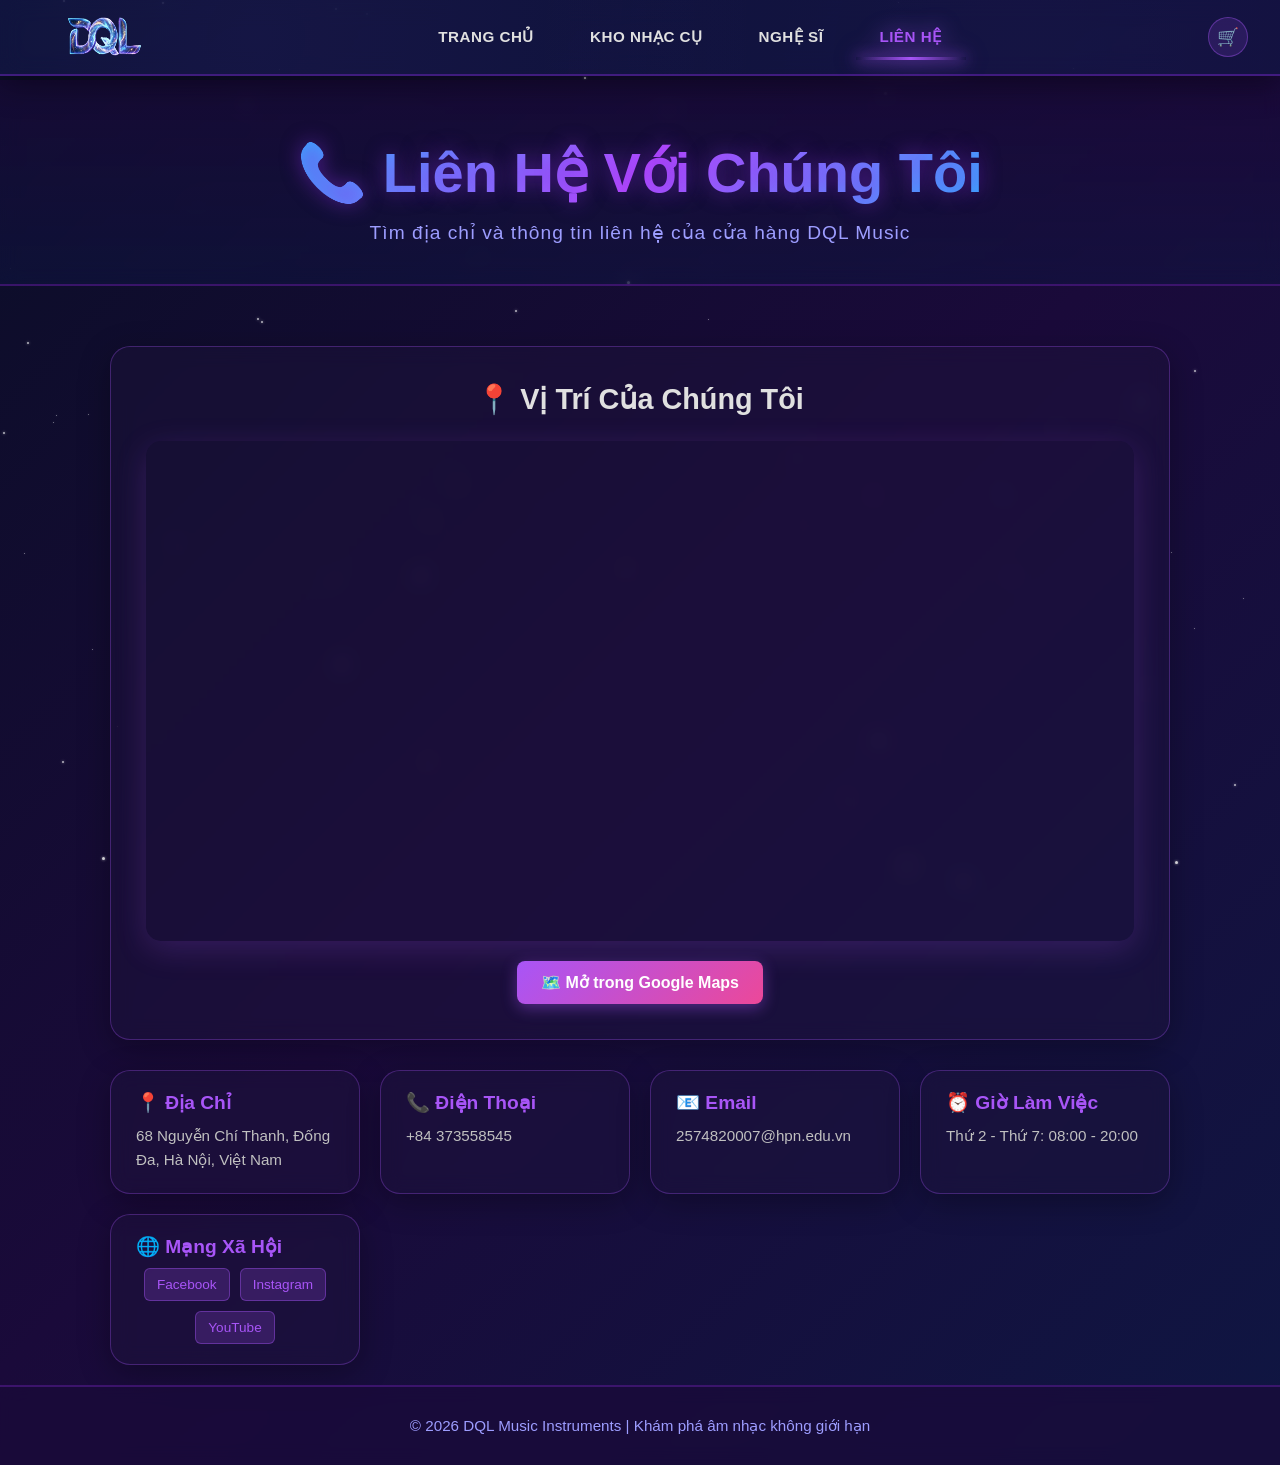
<file: pages/contact.html>
<!DOCTYPE html>
<html lang="vi">
<head>
    <meta charset="UTF-8">
    <meta name="viewport" content="width=device-width, initial-scale=1.0">
    <link rel="icon" type="image/png" href="../hinhanh/hinhanhlogo/logo.png">
    <title>Liên Hệ - DQL Music Instruments</title>
    <link rel="stylesheet" href="../css/base.css">
    <link rel="stylesheet" href="../css/header.css">
    <link rel="stylesheet" href="../css/container.css">
    <link rel="stylesheet" href="../css/cards.css">
    <link rel="stylesheet" href="../css/buttons.css">
    <link rel="stylesheet" href="../css/contact.css">
    <link rel="stylesheet" href="../css/animations.css">
    <link rel="stylesheet" href="../css/stickers.css">
    <link rel="stylesheet" href="../css/responsive.css">
    <link rel="stylesheet" href="../css/stars.css">
    <link rel="stylesheet" href="../css/sticky-navbar.css">
    <link rel="stylesheet" href="../css/meteor.css">
</head>
<!-- Phần thân <body> chứa toàn bộ cấu trúc giao diện trực quan hiển thị tới người dùng -->
<body>
    <!-- Hiệu ứng Thiên Thạch -->
    <div class="meteor-field">
        <span class="meteor m1"></span>
        <span class="meteor m2"></span>
        <span class="meteor m3"></span>
        <span class="meteor m4"></span>
        <span class="meteor m5"></span>
        <span class="meteor m6"></span>
    </div>

    <!-- Sticky Navigation Bar -->
        <!-- Thanh điều hướng cố định (Sticky Navbar) có nền kính mờ trong suốt cực đẹp và tự co nhỏ khi cuộn màn hình -->
    <nav class="sticky-navbar" id="stickyNavbar">
        <div class="navbar-container">
                <img src="../hinhanh/hinhanhlogo/logo.png" alt="DQL Music" class="navbar-brand-icon">
            </a>
            
                        <!-- Menu danh sách liên kết điều hướng dạng hàng ngang chính -->
            <ul class="navbar-menu" id="navbarMenu">
                <li class="navbar-item">
                    <a href="../index.html" class="navbar-link">Trang Chủ</a>
                </li>
                <li class="navbar-item">
                    <a href="products.html" class="navbar-link">Kho Nhạc Cụ</a>
                </li>
                <li class="navbar-item">
                    <a href="artists.html" class="navbar-link">Nghệ Sĩ</a>
                </li>
                <li class="navbar-item">
                    <a href="contact.html" class="navbar-link active">Liên Hệ</a>
                </li>
            </ul>

            <div class="navbar-actions">
                <a href="cart.html" class="navbar-action-btn" title="Giỏ hàng">🛒</a>
                <button class="navbar-toggle" id="navbarToggle" aria-label="Toggle menu">
                    <span></span>
                    <span></span>
                    <span></span>
                </button>
            </div>
        </div>
    </nav>

    <!-- Nền Sao Lấp Láy -->
        <!-- Khung tạo nền sao lấp lánh (sẽ được điền ngẫu nhiên 100 ngôi sao bằng Javascript trong main.js) -->
    <div class="stars-container"></div>

    <!-- Tiêu Đề Trang -->
        <!-- Phần đầu trang (Header Banner) giới thiệu tên thương hiệu và slogan cửa hàng -->
    <header class="header">
        <div class="header-content">
            <h1 class="header-title">📞 Liên Hệ Với Chúng Tôi</h1>
            <p class="header-subtitle">Tìm địa chỉ và thông tin liên hệ của cửa hàng DQL Music</p>
        </div>
    </header>

    <!-- Nội Dung Chính -->
    <main class="container contact-container">
        <div class="contact-wrapper">
            <!-- Bản Đồ Google Maps -->
            <div class="map-section glass-card">
                <h2 class="map-title">📍 Vị Trí Của Chúng Tôi</h2>
                <div class="map-container">
                    <iframe 
                        src="https://www.google.com/maps/embed?pb=!1m18!1m12!1m3!1d3723.8951493426234!2d105.81906!3d21.008156!2m3!1f0!2f0!3f0!3m2!1i1024!2i768!4f13.1!3m3!1m2!1s0x3135acb3d47d8461%3A0xd8d20bdb36c3e56c!2s68%20Nguy%E1%BB%85n%20Ch%C3%AD%20Thanh%2C%20%C4%90%E1%BB%91ng%20%C4%90a%2C%20Ha%20Noi!5e0!3m2!1svi!2svn!4v1234567890"
                        width="100%" 
                        height="500" 
                        style="border:none; border-radius: 15px;" 
                        allowfullscreen="" 
                        loading="lazy" 
                        referrerpolicy="no-referrer-when-downgrade"
                    ></iframe>
                </div>
                <p class="map-info">
                    <a href="https://maps.app.goo.gl/Ev92NfSHVVXNEVkYA" target="_blank" class="map-link">
                        🗺️ Mở trong Google Maps
                    </a>
                </p>
            </div>

            <!-- Thông Tin Liên Hệ -->
            <div class="contact-info-section">
                <div class="info-card glass-card">
                    <h3 class="info-title">📍 Địa Chỉ</h3>
                    <p class="info-content">68 Nguyễn Chí Thanh, Đống Đa, Hà Nội, Việt Nam</p>
                </div>

                <div class="info-card glass-card">
                    <h3 class="info-title">📞 Điện Thoại</h3>
                    <p class="info-content">+84 373558545</p>
                </div>

                <div class="info-card glass-card">
                    <h3 class="info-title">📧 Email</h3>
                    <p class="info-content">2574820007@hpn.edu.vn</p>
                </div>

                <div class="info-card glass-card">
                    <h3 class="info-title">⏰ Giờ Làm Việc</h3>
                    <p class="info-content">Thứ 2 - Thứ 7: 08:00 - 20:00</p>
                </div>

                <div class="info-card glass-card">
                    <h3 class="info-title">🌐 Mạng Xã Hội</h3>
                    <div class="social-links">
                        <a href="#" class="social-link">Facebook</a>
                        <a href="#" class="social-link">Instagram</a>
                        <a href="#" class="social-link">YouTube</a>
                    </div>
                </div>
            </div>
        </div>
    </main>

    <!-- Footer -->
        <!-- Phần chân trang (Footer) chứa thông tin bản quyền và liên kết bổ sung, sử dụng nền kính tối -->
    <footer class="footer">
        <p>&copy; 2026 DQL Music Instruments | Khám phá âm nhạc không giới hạn</p>
    </footer>

        <!-- Nạp thư viện tiện ích dùng chung (Hiển thị thông báo toast, xử lý giá, giỏ hàng...) -->
    <script src="../js/utils.js"></script>
        <!-- Nạp mã xử lý sự kiện đóng mở menu và dính thanh điều hướng khi cuộn trang -->
    <script src="../js/navbar.js"></script>
        <!-- Nạp mã xử lý hiệu ứng sao lấp lánh nền và các hoạt ảnh cuộn trang mượt mà -->
    <script src="../js/main.js"></script>


</body>
</html>
</file>
<file: css/base.css>
/* ==========================================================================
   BASE CSS - THIẾT LẬP CƠ BẢN VÀ ĐỊNH NGHĨA HỆ THỐNG TRANG WEB
   - Đặt lại (reset) lề và đệm của trình duyệt về 0
   - Thiết lập font chữ Segoe UI và nền tối gradient không gian vũ trụ cực đẹp
   - Khung chứa các ngôi sao (stars-container) cố định toàn trang
   ========================================================================== */

* {
    margin: 0;
    padding: 0;
    box-sizing: border-box;
}

/* Cài đặt chung cho thẻ <html> giúp hành vi cuộn trang mượt mà */
html {
    scroll-behavior: smooth;
}

/* Định nghĩa thẻ <body> với nền màu gradient vũ trụ tối chuyển động cực đẹp */
body {
    font-family: 'Segoe UI', Tahoma, Geneva, Verdana, sans-serif;
    background: linear-gradient(135deg, #0a0e27 0%, #1a0a3a 50%, #0f1642 100%);
    color: #e0e0e0;
    overflow-x: hidden;
    position: relative;
    min-height: 100vh;
}

/* Vùng chứa các ngôi sao nhỏ lấp lánh cố định trên màn hình nền */
.stars-container {
    position: fixed;
    top: 0;
    left: 0;
    width: 100%;
    height: 100%;
    z-index: 1;
    pointer-events: none;
}
</file>
<file: css/header.css>
/* ==========================================================================
   HEADER CSS - PHONG CÁCH KHU VỰC TIÊU ĐỀ ĐẦU TRANG (HEADER BANNER)
   - Đặt chiều cao banner phù hợp, chữ tiêu đề lớn DQL Music Instruments
   - Phụ đề chuyển sắc gradient lung linh rực rỡ thu hút người xem
   ========================================================================== */

.header {
    position: relative;
    z-index: 10;
    text-align: center;
    padding: 60px 20px 40px;
    background: linear-gradient(180deg, rgba(26, 10, 58, 0.7) 0%, rgba(15, 22, 66, 0.5) 100%);
    border-bottom: 2px solid rgba(138, 43, 226, 0.3);
    backdrop-filter: blur(10px);
    margin-bottom: 40px;
    margin-top: 80px;
}

.header-content {
    max-width: 1000px;
    margin: 0 auto;
}

/* Tiêu Đề Chính - Gradient Và Glow */
.header-title {
    font-size: 3.5rem;
    font-weight: 700;
    background: linear-gradient(135deg, #00d4ff, #b24bff, #00d4ff);
    -webkit-background-clip: text;
    -webkit-text-fill-color: transparent;
    background-clip: text;
    margin-bottom: 15px;
    text-shadow: 0 0 20px rgba(138, 43, 226, 0.5);
    animation: glow 3s ease-in-out infinite;
}

/* Phụ Đề Trang */
.header-subtitle {
    font-size: 1.2rem;
    color: #9d9dff;
    font-weight: 300;
    letter-spacing: 1px;
}
</file>
<file: css/container.css>
/* ==========================================================================
   CONTAINER CSS - KHUNG CHỨA BỐ CỤC CHÍNH VÀ PHẦN CHÂN TRANG (FOOTER)
   - Căn lề giữa màn hình trang web, giới hạn rộng tối đa 1200px
   - Thiết kế Footer thuỷ tinh mờ lung linh, bóng bẩy ở chân trang
   ========================================================================== */

/* Khung bố cục chính căn giữa trang web, giới hạn chiều rộng 1200px để giao diện hiển thị gọn gàng */
.container {
    position: relative;
    z-index: 10;
    max-width: 1200px;
    margin: 0 auto;
    padding: 0 20px 60px;
}

/* THIẾT KẾ PHẦN CHÂN TRANG (FOOTER) THUỶ TINH MỜ */
/* Chân trang web với nền thủy tinh tối mờ, viền trên sáng màu tím dạ quang, chữ hiển thị sắc nét căn giữa */
.footer {
    position: relative;
    z-index: 10;
    text-align: center;
    padding: 30px 20px;
    background: rgba(26, 10, 58, 0.7);
    border-top: 2px solid rgba(138, 43, 226, 0.3);
    backdrop-filter: blur(10px);
    color: #9d9dff;
    font-size: 0.95rem;
}
</file>
<file: css/cards.css>
/* ==========================================================================
   CARDS CSS - ĐỊNH NGHĨA THẺ NỀN KÍNH THUỶ TINH (GLASSMORPHISM CARDS)
   - Nền kính mờ đục suốt với kỹ thuật backdrop-filter blur
   - Viền bán trong suốt màu tím lung linh và bóng đổ sâu 3D
   ========================================================================== */

/* ========== THỊ NHẠC CỤ (GLASSMORPHISM) ========== */
/* Thẻ mô tả nhạc cụ chính: Thiết lập chiều cao tối thiểu và phân bố các khối bên trong giãn đều hai đầu */
.instrument-card {
    background: rgba(255, 255, 255, 0.08);
    border: 1px solid rgba(138, 43, 226, 0.3);
    border-radius: 20px;
    padding: 30px;
    backdrop-filter: blur(15px);
    -webkit-backdrop-filter: blur(15px);
    transition: all 0.4s cubic-bezier(0.4, 0, 0.2, 1);
    position: relative;
    overflow: hidden;
    box-shadow: 
        0 8px 32px rgba(138, 43, 226, 0.1),
        inset 0 1px 1px rgba(255, 255, 255, 0.1);
    display: flex;
    flex-direction: column;
    min-height: 450px;
}

/* Hiệu Ứng Lấp Lói Trên ThỊ */
.instrument-card::before {
    content: '';
    position: absolute;
    top: -50%;
    left: -50%;
    width: 200%;
    height: 200%;
    background: linear-gradient(
        45deg,
        transparent 30%,
        rgba(255, 255, 255, 0.05) 50%,
        transparent 70%
    );
    animation: shimmer 3s infinite;
    pointer-events: none;
}

.instrument-card:hover {
    transform: translateY(-10px);
    border-color: rgba(138, 43, 226, 0.6);
    background: rgba(255, 255, 255, 0.12);
    box-shadow: 
        0 20px 40px rgba(138, 43, 226, 0.2),
        inset 0 1px 1px rgba(255, 255, 255, 0.15);
}

/* Nội Dung ThỊ */
/* Biểu tượng / Khung ảnh nhạc cụ trên trang chủ */
.card-icon {
    font-size: 3.5rem;
    margin-bottom: 20px;
    display: flex;
    align-items: center;
    justify-content: center;
    height: 140px;
    animation: float 3s ease-in-out infinite;
}

.card-icon img {
    max-width: 170px;
    height: auto;
    display: block;
    margin: 0 auto;
}

/* Tên nhạc cụ chính */
.card-title {
    font-size: 1.8rem;
    margin-bottom: 15px;
    color: #00d4ff;
    font-weight: 600;
    letter-spacing: 0.5px;
    min-height: 50px;
    display: flex;
    align-items: center;
}

/* Mô tả giới thiệu nhạc cụ, tự động giãn nở kéo thẻ có độ cao bằng nhau */
.card-description {
    font-size: 0.95rem;
    line-height: 1.6;
    color: #b0b0d0;
    margin-bottom: 20px;
    min-height: 100px;
    flex: 1;
}

.card-details {
    display: flex;
    flex-direction: column;
    gap: 10px;
    padding-top: 20px;
    border-top: 1px solid rgba(138, 43, 226, 0.2);
    margin-top: auto;
}

.detail-item {
    font-size: 0.9rem;
    color: #b24bff;
    font-weight: 500;
}

/* ========== GLASS CARD STYLING ========== */
.glass-card {
    background: rgba(30, 20, 60, 0.4);
    backdrop-filter: blur(10px);
    border: 1px solid rgba(168, 85, 247, 0.3);
    border-radius: 20px;
    padding: 25px;
    transition: all 0.3s ease;
    box-shadow: 0 8px 32px rgba(0, 0, 0, 0.3);
}

.glass-card:hover {
    background: rgba(30, 20, 60, 0.6);
    border-color: rgba(168, 85, 247, 0.6);
    box-shadow: 0 12px 40px rgba(168, 85, 247, 0.2);
    transform: translateY(-5px);
}
</file>
<file: css/buttons.css>
/* ==========================================================================
   BUTTONS CSS - ĐỊNH NGHĨA CÁC LOẠI NÚT TƯƠNG TÁC (BUTTON SYSTEM)
   - Các kiểu nút cơ bản, nút dải màu gradient vũ trụ phát sáng
   - Hiệu ứng quét sáng neon, bóng đổ và thu phóng mượt mà khi di chuột
   ========================================================================== */

.btn {
    padding: 10px 20px;
    border: none;
    border-radius: 8px;
    font-weight: 600;
    font-size: 0.95rem;
    cursor: pointer;
    transition: all 0.3s ease;
    text-transform: uppercase;
    letter-spacing: 1px;
    font-family: 'Segoe UI', Tahoma, Geneva, Verdana, sans-serif;
}

/* NÚp Với Hiệu Ứng Phát Sáng */
.btn-glow {
    background: linear-gradient(135deg, #a855f7 0%, #d946ef 100%);
    color: white;
    border: 2px solid rgba(168, 85, 247, 0.5);
    position: relative;
    overflow: hidden;
}

.btn-glow::before {
    content: '';
    position: absolute;
    top: -50%;
    left: -50%;
    width: 200%;
    height: 200%;
    background: radial-gradient(circle, rgba(255, 255, 255, 0.3) 0%, transparent 70%);
    animation: none;
}

.btn-glow:hover {
    background: linear-gradient(135deg, #d946ef 0%, #a855f7 100%);
    box-shadow: 0 0 20px rgba(168, 85, 247, 0.6), 0 0 40px rgba(217, 70, 239, 0.4);
    transform: translateY(-2px);
    border-color: rgba(217, 70, 239, 0.8);
}

.btn-glow:active {
    transform: translateY(0);
}

/* NÚp Thanh Toán */
.btn-submit {
    background: linear-gradient(135deg, #a855f7 0%, #d946ef 100%);
    color: white;
    width: 100%;
    padding: 14px 20px;
    font-size: 1rem;
    border: 2px solid rgba(168, 85, 247, 0.5);
    margin-top: 20px;
}

.btn-submit:hover {
    box-shadow: 0 0 25px rgba(168, 85, 247, 0.6), 0 0 50px rgba(217, 70, 239, 0.3);
    transform: translateY(-2px);
    border-color: rgba(217, 70, 239, 0.8);
}

/* NÚp Tiếp Tục Mua */
.btn-continue-shopping {
    display: inline-block;
    padding: 10px 20px;
    background: linear-gradient(135deg, #00d4ff, #b24bff);
    color: white;
    border: none;
    border-radius: 8px;
    cursor: pointer;
    transition: all 0.3s ease;
    text-decoration: none;
    font-weight: 600;
}

.btn-continue-shopping:hover {
    transform: translateY(-2px);
    box-shadow: 0 4px 15px rgba(138, 43, 226, 0.4);
}

/* Checkout Button */
.btn-checkout {
    display: block;
    text-align: center;
    padding: 14px;
    background: linear-gradient(135deg, #00d4ff, #b24bff);
    color: white;
    border: none;
    border-radius: 10px;
    cursor: pointer;
    font-weight: 700;
    font-size: 1rem;
    transition: all 0.3s ease;
    text-decoration: none;
    position: relative;
    overflow: hidden;
}

.btn-checkout:hover {
    transform: translateY(-2px);
    box-shadow: 0 8px 25px rgba(138, 43, 226, 0.4);
}

/* Submit Checkout Button */
.btn-submit-checkout {
    padding: 14px;
    background: linear-gradient(135deg, #00d4ff, #b24bff);
    color: white;
    border: none;
    border-radius: 10px;
    cursor: pointer;
    font-weight: 700;
    font-size: 1rem;
    transition: all 0.3s ease;
    position: relative;
    overflow: hidden;
}

.btn-submit-checkout:hover {
    transform: translateY(-2px);
    box-shadow: 0 8px 25px rgba(138, 43, 226, 0.4);
}

/* Back to Cart Button */
.btn-back-cart {
    padding: 12px;
    background: rgba(255, 255, 255, 0.08);
    border: 1px solid rgba(138, 43, 226, 0.5);
    color: #9d9dff;
    border-radius: 10px;
    text-align: center;
    text-decoration: none;
    cursor: pointer;
    transition: all 0.3s ease;
}

.btn-back-cart:hover {
    background: rgba(138, 43, 226, 0.2);
    color: #00d4ff;
}

/* Coupon Button */
.coupon-btn {
    padding: 10px 15px;
    background: linear-gradient(135deg, #00d4ff, #b24bff);
    color: white;
    border: none;
    border-radius: 8px;
    cursor: pointer;
    font-weight: 600;
    transition: all 0.3s ease;
}

.coupon-btn:hover {
    transform: translateY(-2px);
    box-shadow: 0 4px 15px rgba(138, 43, 226, 0.4);
}

/* Social Buttons */
.social-btn {
    display: flex;
    align-items: center;
    justify-content: center;
    gap: 8px;
    padding: 10px;
    background: rgba(255, 255, 255, 0.08);
    border: 1px solid rgba(138, 43, 226, 0.3);
    border-radius: 10px;
    color: #e0e0e0;
    cursor: pointer;
    transition: all 0.3s ease;
    font-weight: 600;
}

.social-btn:hover {
    background: rgba(138, 43, 226, 0.2);
    border-color: #00d4ff;
    color: #00d4ff;
}

/* Toggle Form Button */
.toggle-form-btn {
    background: none;
    border: none;
    color: #00d4ff;
    cursor: pointer;
    font-weight: 700;
    transition: color 0.3s ease;
    padding: 0;
}

.toggle-form-btn:hover {
    color: #b24bff;
}
</file>
<file: css/instruments.css>
/* ==========================================================================
   INSTRUMENTS CSS - BỐ CỤC DANH SÁCH GIỚI THIỆU CÁC LOẠI NHẠC CỤ CHÍNH TRÊN TRANG CHỦ
   - Thiết lập lưới Grid co giãn thông minh thích ứng màn hình
   - Thiết kế thẻ mô tả chi tiết nhạc cụ (Piano, Guitar, Violin...) bọc trong hiệu ứng xoay ngân hà ở logo
   ========================================================================== */

/* Lưới hiển thị 3 thẻ giới thiệu nhạc cụ chính tại trang chủ */
.instruments-section {
    display: grid;
    grid-template-columns: repeat(auto-fit, minmax(300px, 1fr));
    gap: 25px;
    padding: 20px;
    max-width: 1400px;
    margin: 0 auto;
}

/* CẤU TRÚC THẺ HIỂN THỊ TỪNG NHẠC CỤ (INSTRUMENT CARD) */
/* Thẻ mô tả nhạc cụ chính: Thiết lập chiều cao tối thiểu và phân bố các khối bên trong giãn đều hai đầu */
.instrument-card {
    display: flex;
    flex-direction: column;
    align-items: center;
    text-align: center;
    min-height: 350px;
    justify-content: space-between;
}

/* Biểu tượng / Khung ảnh nhạc cụ trên trang chủ */
.card-icon {
    font-size: 4rem;
    margin-bottom: 15px;
}

/* Tên nhạc cụ chính */
.card-title {
    font-size: 1.8rem;
    margin-bottom: 10px;
    color: #e0e0e0;
    font-weight: 600;
}

/* Mô tả giới thiệu nhạc cụ, tự động giãn nở kéo thẻ có độ cao bằng nhau */
.card-description {
    font-size: 0.95rem;
    color: #c0c0c0;
    line-height: 1.6;
    margin-bottom: 20px;
    flex-grow: 1;
}
</file>
<file: css/animations.css>
/* ==========================================================================
   ANIMATIONS CSS - ĐỊNH NGHĨA CÁC HOẠT ẢNH HOẠT HỌA CHUNG TOÀN HỆ THỐNG
   - glow: văn bản phát sáng lấp lánh
   - float: phần tử bay lơ lửng bồng bềnh
   - shimmer & shine: ánh sáng quét qua các nút bấm tạo vẻ sang trọng
   ========================================================================== */

@keyframes glow {
    0%, 100% {
        text-shadow: 0 0 20px rgba(138, 43, 226, 0.5);
    }
    50% {
        text-shadow: 0 0 30px rgba(138, 43, 226, 0.8);
    }
}

/* HOẠT ẢNH TRÔI NỔI (FLOAT) BỒNG BỀNH TỰ NHIÊN */
@keyframes float {
    0%, 100% {
        transform: translateY(0px) rotate(0deg);
    }
    25% {
        transform: translateY(-20px) rotate(5deg);
    }
    50% {
        transform: translateY(-40px) rotate(-5deg);
    }
    75% {
        transform: translateY(-20px) rotate(3deg);
    }
}

@keyframes shimmer {
    0% {
        transform: translateX(-100%) translateY(-100%) rotate(45deg);
    }
    100% {
        transform: translateX(100%) translateY(100%) rotate(45deg);
    }
}

@keyframes shine {
    0% { left: -100%; }
    100% { left: 100%; }
}
</file>
<file: css/stickers.css>
/* ==========================================================================
   STICKERS CSS - PHÒNG CÁCH CÁC BIỂU TƯỢNG NHÃN DÁN ĐỒNG DẠNG TRÔI NỔI (FLOATING STICKERS)
   - Định vị ngẫu nhiên 10 nhãn dán âm nhạc (nốt nhạc, đàn guitar, phi thuyền, sao tinh vân)
   - Hoạt ảnh float kéo dài từ 6s đến 8s xen kẽ giúp các nhãn dán bay lên xuống, lắc lư nhẹ cực kỳ sinh động
   ========================================================================== */

/* Khung chứa các hình dán (stickers) trôi nổi tự do trên màn hình nền */
/* Khung chứa các nhãn dán bay tự do phủ kín toàn bộ chiều rộng chiều cao màn hình trình duyệt */
.floating-stickers {
    position: fixed;
    top: 0;
    left: 0;
    width: 100%;
    height: 100vh;
    pointer-events: none;
    z-index: 1;
    overflow: hidden;
}

/* Thiết lập phong cách chung cho từng nhãn dán sticker (emoji lớn, bóng mờ neon) */
/* Định dạng chung nhãn dán: cỡ chữ lớn 3rem, bóng sáng lung linh màu tím, không cho bôi đen chữ */
.sticker {
    position: absolute;
    font-size: 3rem;
    opacity: 0.6;
    filter: drop-shadow(0 0 15px rgba(168, 85, 247, 0.5));
    pointer-events: auto;
    cursor: default;
    user-select: none;
}

/* Cấu hình vị trí tuyệt đối và hoạt ảnh trôi nổi (float) với độ trễ riêng cho mỗi sticker */
.sticker-1 {
    top: 10%;
    left: 5%;
    animation: float 6s ease-in-out infinite;
}

.sticker-2 {
    top: 20%;
    right: 8%;
    animation: float 7s ease-in-out infinite 0.5s;
}

.sticker-3 {
    top: 40%;
    left: 12%;
    font-size: 2.5rem;
    animation: float 8s ease-in-out infinite 1s;
}

.sticker-4 {
    top: 30%;
    right: 15%;
    animation: float 6.5s ease-in-out infinite 1.5s;
}

.sticker-5 {
    top: 60%;
    left: 8%;
    font-size: 2.8rem;
    animation: float 7.5s ease-in-out infinite 0.3s;
}

.sticker-6 {
    top: 50%;
    right: 10%;
    animation: float 6s ease-in-out infinite 1s;
}

.sticker-7 {
    top: 70%;
    left: 15%;
    font-size: 2.6rem;
    animation: float 7s ease-in-out infinite 0.7s;
}

.sticker-8 {
    top: 65%;
    right: 12%;
    animation: float 6.5s ease-in-out infinite 1.2s;
}

.sticker-9 {
    top: 85%;
    left: 20%;
    font-size: 2.4rem;
    animation: float 8s ease-in-out infinite 0.4s;
}

.sticker-10 {
    top: 75%;
    right: 18%;
    font-size: 2.5rem;
    animation: float 7s ease-in-out infinite 1.8s;
}
</file>
<file: css/responsive.css>
/* ==========================================================================
   RESPONSIVE CSS - HỆ THỐNG CẢI THIỆN ĐÁP ỨNG TRÊN MỌI THIẾT BỊ DI ĐỘNG (MEDIA QUERIES)
   - Tinh chỉnh kích thước chữ, khoảng cách đệm trên iPad, Máy tính bảng (max-width: 1024px)
   - Chuyển thanh điều hướng thành dạng menu Hamburger trên điện thoại di động (max-width: 768px)
   - Tối ưu hóa lưới sản phẩm hiển thị 2 cột vừa vặn trên màn hình dọc điện thoại nhỏ
   ========================================================================== */

/* Tablet (768px) */
@media (max-width: 768px) {
    .header-title {
        font-size: 2.5rem;
    }

    .header-subtitle {
        font-size: 1rem;
    }

    /* Lưới hiển thị 3 thẻ giới thiệu nhạc cụ chính tại trang chủ */
.instruments-section {
        grid-template-columns: repeat(auto-fit, minmax(280px, 1fr));
        gap: 20px;
    }

    /* Thẻ mô tả nhạc cụ chính: Thiết lập chiều cao tối thiểu và phân bố các khối bên trong giãn đều hai đầu */
.instrument-card {
        padding: 20px;
    }

    /* Biểu tượng / Khung ảnh nhạc cụ trên trang chủ */
.card-icon {
        font-size: 3rem;
    }

    /* Tên nhạc cụ chính */
.card-title {
        font-size: 1.5rem;
    }

    /* Mô tả giới thiệu nhạc cụ, tự động giãn nở kéo thẻ có độ cao bằng nhau */
.card-description {
        font-size: 0.9rem;
    }

    /* Contact Responsive */
    .contact-wrapper {
        grid-template-columns: 1fr;
    }

    .contact-form-section {
        padding: 25px;
    }

    .contact-info-section {
        flex-direction: row;
        flex-wrap: wrap;
    }

    .info-card {
        flex: 1;
        min-width: 200px;
    }

    /* Cart Responsive */
    .cart-wrapper {
        grid-template-columns: 1fr;
    }

    .cart-summary-section {
        position: static;
    }

    .cart-item {
        grid-template-columns: 80px 1fr 80px 80px;
        gap: 15px;
    }

    .cart-item-remove {
        grid-column: 1 / -1;
        margin-top: 10px;
        width: 100%;
    }

    /* Checkout Responsive */
    .checkout-wrapper {
        grid-template-columns: 1fr;
    }

    .checkout-summary-section {
        position: static;
    }

    .payment-options {
        grid-template-columns: repeat(2, 1fr);
    }

    .form-step {
        padding: 20px;
    }

    /* Sticker Responsive */
    /* Định dạng chung nhãn dán: cỡ chữ lớn 3rem, bóng sáng lung linh màu tím, không cho bôi đen chữ */
.sticker {
        font-size: 2rem;
        opacity: 0.4;
    }
    
    .sticker-1 { top: 15%; left: 5%; }
    .sticker-2 { top: 25%; right: 5%; }
    .sticker-3 { top: 45%; left: 10%; display: none; }
    .sticker-4 { top: 35%; right: 10%; display: none; }
    .sticker-5 { top: 65%; left: 5%; }
    .sticker-6 { top: 55%; right: 5%; }
    .sticker-7 { display: none; }
    .sticker-8 { display: none; }
    .sticker-9 { display: none; }
    .sticker-10 { display: none; }
}

/* Mobile (480px) */
@media (max-width: 480px) {
    .header {
        padding: 40px 15px 30px;
        margin-bottom: 25px;
    }

    .header-title {
        font-size: 1.8rem;
    }

    .header-subtitle {
        font-size: 0.9rem;
    }

    /* Khung bố cục chính căn giữa trang web, giới hạn chiều rộng 1200px để giao diện hiển thị gọn gàng */
.container {
        padding: 0 15px 40px;
    }

    /* Lưới hiển thị 3 thẻ giới thiệu nhạc cụ chính tại trang chủ */
.instruments-section {
        grid-template-columns: 1fr;
        gap: 15px;
    }

    /* Thẻ mô tả nhạc cụ chính: Thiết lập chiều cao tối thiểu và phân bố các khối bên trong giãn đều hai đầu */
.instrument-card {
        padding: 18px;
    }

    /* Biểu tượng / Khung ảnh nhạc cụ trên trang chủ */
.card-icon {
        font-size: 2.5rem;
        margin-bottom: 15px;
    }

    /* Tên nhạc cụ chính */
.card-title {
        font-size: 1.3rem;
        margin-bottom: 10px;
    }

    /* Mô tả giới thiệu nhạc cụ, tự động giãn nở kéo thẻ có độ cao bằng nhau */
.card-description {
        font-size: 0.85rem;
        line-height: 1.5;
        margin-bottom: 15px;
    }

    .detail-item {
        font-size: 0.8rem;
    }

    /* Chân trang web với nền thủy tinh tối mờ, viền trên sáng màu tím dạ quang, chữ hiển thị sắc nét căn giữa */
.footer {
        padding: 20px 15px;
        font-size: 0.85rem;
    }

    /* Cart Mobile */
    .cart-item {
        grid-template-columns: 70px 1fr;
        gap: 15px;
    }

    .cart-item-price,
    .cart-item-quantity,
    .cart-item-subtotal,
    .cart-item-remove {
        grid-column: 1 / -1;
    }

    .cart-item-price::before {
        content: "Giá: ";
        color: #9d9dff;
    }

    .cart-item-subtotal::before {
        content: "Tổng: ";
        color: #9d9dff;
    }

    /* Checkout Mobile */
    .form-row {
        grid-template-columns: 1fr;
    }

    .payment-options {
        grid-template-columns: 1fr;
    }
}

/* Large screens (1400px+) */
@media (min-width: 1400px) {
    /* Khung bố cục chính căn giữa trang web, giới hạn chiều rộng 1200px để giao diện hiển thị gọn gàng */
.container {
        max-width: 1400px;
    }

    /* Lưới hiển thị 3 thẻ giới thiệu nhạc cụ chính tại trang chủ */
.instruments-section {
        grid-template-columns: repeat(4, 1fr);
    }
}
</file>
<file: css/stars.css>
/* ==========================================================================
   STARS CSS - THIẾT LẬP CHI TIẾT PHONG CÁCH CHO HỆ THỐNG SAO NỀN NHẤP NHÁY
   - Phân cấp 3 loại kích thước sao: Nhỏ (1px), Vừa (2px) và Lớn (3px) phát sáng lung linh
   - Tạo hiệu ứng nhấp nháy liên tục (twinkle) với các chu kỳ nhấp nháy lệch pha khác nhau
   ========================================================================== */

/* Tạo sao lấp láy động bằng CSS */
.stars-container {
    width: 100%;
    height: 100%;
}

/* Tạo 100 Sao Với JavaScript */
.star {
    position: absolute;
    width: 2px;
    height: 2px;
    background: white;
    border-radius: 50%;
    box-shadow: 0 0 3px rgba(255, 255, 255, 0.8);
}

/* Kín Thước Sao Khác Nhau - Hiệu Ứng Sâu */
.star.small {
    width: 1px;
    height: 1px;
    opacity: 0.5;
}

.star.medium {
    width: 2px;
    height: 2px;
    opacity: 0.7;
}

.star.large {
    width: 3px;
    height: 3px;
    opacity: 0.9;
}

/* Hiệu Ứng Lấp Láy Với Thời Gian Khác Nhau */
@keyframes twinkle {
    0%, 100% {
        opacity: 0.1;
    }
    50% {
        opacity: 1;
    }
}

@keyframes twinkle-slow {
    0%, 100% {
        opacity: 0.2;
    }
    50% {
        opacity: 0.8;
    }
}

@keyframes twinkle-fast {
    0%, 100% {
        opacity: 0;
    }
    50% {
        opacity: 1;
    }
}

/* Áp Dụng Hiệu Ứng Lấp Láy Với Tốc Độ Khác Nhau */
.star {
    animation: twinkle 3s ease-in-out infinite;
}

.star:nth-child(odd) {
    animation: twinkle 4s ease-in-out infinite;
}

.star:nth-child(3n) {
    animation: twinkle-slow 5s ease-in-out infinite;
}

.star:nth-child(5n) {
    animation: twinkle-fast 2s ease-in-out infinite;
}

/* Thêm Độnh Thời Gian Cho Mỗi Sao */
.star:nth-child(1) { animation-delay: 0s; }
.star:nth-child(2) { animation-delay: 0.2s; }
.star:nth-child(3) { animation-delay: 0.4s; }
.star:nth-child(4) { animation-delay: 0.6s; }
.star:nth-child(5) { animation-delay: 0.8s; }
.star:nth-child(6) { animation-delay: 1s; }
.star:nth-child(7) { animation-delay: 1.2s; }
.star:nth-child(8) { animation-delay: 1.4s; }
.star:nth-child(9) { animation-delay: 1.6s; }
.star:nth-child(10) { animation-delay: 1.8s; }
.star:nth-child(11) { animation-delay: 2s; }
.star:nth-child(12) { animation-delay: 2.2s; }
.star:nth-child(13) { animation-delay: 2.4s; }
.star:nth-child(14) { animation-delay: 2.6s; }
.star:nth-child(15) { animation-delay: 2.8s; }
.star:nth-child(16) { animation-delay: 3s; }
.star:nth-child(17) { animation-delay: 3.2s; }
.star:nth-child(18) { animation-delay: 3.4s; }
.star:nth-child(19) { animation-delay: 3.6s; }
.star:nth-child(20) { animation-delay: 3.8s; }
.star:nth-child(21) { animation-delay: 4s; }
.star:nth-child(22) { animation-delay: 4.2s; }
.star:nth-child(23) { animation-delay: 4.4s; }
.star:nth-child(24) { animation-delay: 4.6s; }
.star:nth-child(25) { animation-delay: 4.8s; }
.star:nth-child(26) { animation-delay: 5s; }
.star:nth-child(27) { animation-delay: 5.2s; }
.star:nth-child(28) { animation-delay: 5.4s; }
.star:nth-child(29) { animation-delay: 5.6s; }
.star:nth-child(30) { animation-delay: 5.8s; }
.star:nth-child(31) { animation-delay: 6s; }
.star:nth-child(32) { animation-delay: 6.2s; }
.star:nth-child(33) { animation-delay: 6.4s; }
.star:nth-child(34) { animation-delay: 6.6s; }
.star:nth-child(35) { animation-delay: 6.8s; }
.star:nth-child(36) { animation-delay: 7s; }
.star:nth-child(37) { animation-delay: 7.2s; }
.star:nth-child(38) { animation-delay: 7.4s; }
.star:nth-child(39) { animation-delay: 7.6s; }
.star:nth-child(40) { animation-delay: 7.8s; }
.star:nth-child(41) { animation-delay: 8s; }
.star:nth-child(42) { animation-delay: 8.2s; }
.star:nth-child(43) { animation-delay: 8.4s; }
.star:nth-child(44) { animation-delay: 8.6s; }
.star:nth-child(45) { animation-delay: 8.8s; }
.star:nth-child(46) { animation-delay: 9s; }
.star:nth-child(47) { animation-delay: 9.2s; }
.star:nth-child(48) { animation-delay: 9.4s; }
.star:nth-child(49) { animation-delay: 9.6s; }
.star:nth-child(50) { animation-delay: 9.8s; }
.star:nth-child(51) { animation-delay: 10s; }
.star:nth-child(52) { animation-delay: 10.2s; }
.star:nth-child(53) { animation-delay: 10.4s; }
.star:nth-child(54) { animation-delay: 10.6s; }
.star:nth-child(55) { animation-delay: 10.8s; }
.star:nth-child(56) { animation-delay: 11s; }
.star:nth-child(57) { animation-delay: 11.2s; }
.star:nth-child(58) { animation-delay: 11.4s; }
.star:nth-child(59) { animation-delay: 11.6s; }
.star:nth-child(60) { animation-delay: 11.8s; }
.star:nth-child(61) { animation-delay: 12s; }
.star:nth-child(62) { animation-delay: 12.2s; }
.star:nth-child(63) { animation-delay: 12.4s; }
.star:nth-child(64) { animation-delay: 12.6s; }
.star:nth-child(65) { animation-delay: 12.8s; }
.star:nth-child(66) { animation-delay: 13s; }
.star:nth-child(67) { animation-delay: 13.2s; }
.star:nth-child(68) { animation-delay: 13.4s; }
.star:nth-child(69) { animation-delay: 13.6s; }
.star:nth-child(70) { animation-delay: 13.8s; }
.star:nth-child(71) { animation-delay: 14s; }
.star:nth-child(72) { animation-delay: 14.2s; }
.star:nth-child(73) { animation-delay: 14.4s; }
.star:nth-child(74) { animation-delay: 14.6s; }
.star:nth-child(75) { animation-delay: 14.8s; }
.star:nth-child(76) { animation-delay: 15s; }
.star:nth-child(77) { animation-delay: 15.2s; }
.star:nth-child(78) { animation-delay: 15.4s; }
.star:nth-child(79) { animation-delay: 15.6s; }
.star:nth-child(80) { animation-delay: 15.8s; }
.star:nth-child(81) { animation-delay: 16s; }
.star:nth-child(82) { animation-delay: 16.2s; }
.star:nth-child(83) { animation-delay: 16.4s; }
.star:nth-child(84) { animation-delay: 16.6s; }
.star:nth-child(85) { animation-delay: 16.8s; }
.star:nth-child(86) { animation-delay: 17s; }
.star:nth-child(87) { animation-delay: 17.2s; }
.star:nth-child(88) { animation-delay: 17.4s; }
.star:nth-child(89) { animation-delay: 17.6s; }
.star:nth-child(90) { animation-delay: 17.8s; }
.star:nth-child(91) { animation-delay: 18s; }
.star:nth-child(92) { animation-delay: 18.2s; }
.star:nth-child(93) { animation-delay: 18.4s; }
.star:nth-child(94) { animation-delay: 18.6s; }
.star:nth-child(95) { animation-delay: 18.8s; }
.star:nth-child(96) { animation-delay: 19s; }
.star:nth-child(97) { animation-delay: 19.2s; }
.star:nth-child(98) { animation-delay: 19.4s; }
.star:nth-child(99) { animation-delay: 19.6s; }
.star:nth-child(100) { animation-delay: 19.8s; }

/* Smooth color transitions for some stars */
@keyframes twinkle-color {
    0%, 100% {
        opacity: 0.3;
        color: #ffffff;
    }
    50% {
        opacity: 1;
        color: #b4e7ff;
    }
}

/* Add color variation to some stars */
.star:nth-child(7n) {
    animation: twinkle-color 4s ease-in-out infinite;
}
</file>
<file: css/sticky-navbar.css>
/* ==========================================================================
   STICKY NAVBAR CSS - THANH ĐIỀU HƯỚNG CỐ ĐỊNH, DÍNH VÀ BIẾN ĐỔI KHI CUỘN TRANG
   - Thiết kế nền kính mờ acrylic trong suốt phối màu tối sang trọng
   - Trạng thái cuộn xuống (.scrolled) thu nhỏ thanh đệm và tăng độ mờ đục để nhìn rõ chữ
   - Các liên kết trang có đường line tím/xanh dạ quang trượt ngang khi hover hoặc active cực chất
   ========================================================================== */

/* Thanh điều hướng chính: Cố định vị trí trên đầu trang web, nền kính mờ và viền dưới phát sáng */
.sticky-navbar {
  position: fixed;
  top: 0;
  left: 0;
  right: 0;
  z-index: 9999;
  background: rgba(15, 22, 66, 0.7);
  backdrop-filter: blur(12px);
  -webkit-backdrop-filter: blur(12px);
  border-bottom: 2px solid rgba(138, 43, 226, 0.4);
  box-shadow: 0 8px 32px rgba(0, 0, 0, 0.4);
  padding: 1rem 2rem;
  transition: all 0.3s ease;
}

/* Thanh Điều Hưởng Khi Cuộn */
.sticky-navbar.scrolled {
  background: rgba(15, 22, 66, 0.9);
  border-bottom-color: rgba(138, 43, 226, 0.6);
  box-shadow: 0 12px 40px rgba(0, 0, 0, 0.5);
  padding: 0.8rem 2rem;
}

/* Container Thanh Điều Hưởng */
/* Căn lề các thành phần trong thanh điều hướng giãn đều hai bên */
.navbar-container {
  max-width: 1280px;
  margin: 0 auto;
  display: flex;
  align-items: center;
  justify-content: space-between;
  gap: 2rem;
}

/* Thương Hiệu Logo */
.navbar-brand {
  display: flex;
  align-items: center;
  justify-content: center;
  gap: 0.8rem;
  text-decoration: none;
  flex-shrink: 0;
  font-weight: 700;
  font-size: 1.2rem;
  color: #a855f7;
  letter-spacing: 1px;
  text-transform: uppercase;
  transition: all 0.3s ease;
}

.navbar-brand:hover {
  color: #d946ef;
  filter: drop-shadow(0 0 12px rgba(217, 70, 239, 0.6));
}

.navbar-brand-icon {
  font-size: 1.5rem;
  display: flex;
  align-items: center;
  justify-content: center;
  width: 140px;
  height: 100px;
  margin: -32px 0;
  position: relative;
  z-index: 1 ;
}

.navbar-brand-icon img {
  width: 100%;
  height: 100%;
  object-fit: contain;
}

/* Menu Điều Hưởng */
/* Khối menu chứa các liên kết: Hiển thị dạng hàng ngang nằm ngang */
.navbar-menu {
  display: flex;
  align-items: center;
  gap: 0.5rem;
  flex: 1;
  justify-content: center;
  list-style: none;
}

.navbar-item {
  position: relative;
}

/* Liên Kết Điều Hưởng */
/* Các liên kết điều hướng: Chữ màu nhạt, in đậm vừa phải, hỗ trợ gạch chân hiệu ứng lung linh khi hover */
.navbar-link {
  display: inline-block;
  padding: 0.75rem 1.5rem;
  color: #e0e0e0;
  text-decoration: none;
  font-size: 0.95rem;
  font-weight: 600;
  letter-spacing: 0.5px;
  text-transform: uppercase;
  transition: all 0.3s ease;
  position: relative;
  font-family: 'Segoe UI', Tahoma, Geneva, Verdana, sans-serif;
}

/* Glow underline effect on hover */
.navbar-link::after {
  content: '';
  position: absolute;
  bottom: -2px;
  left: 50%;
  width: 0;
  height: 3px;
  background: linear-gradient(90deg, transparent, #a855f7, transparent);
  box-shadow: 0 0 12px rgba(168, 85, 247, 0.7);
  transform: translateX(-50%);
  transition: width 0.3s ease;
}

.navbar-link:hover {
  color: #a855f7;
  filter: drop-shadow(0 0 8px rgba(168, 85, 247, 0.6));
  transform: translateY(-2px);
}

.navbar-link:hover::after {
  width: 100%;
}

/* Liên kết của trang hiện tại đang mở: Tô chữ màu tím dạ quang in đậm hơn */
.navbar-link.active {
  color: #a855f7;
  filter: drop-shadow(0 0 10px rgba(168, 85, 247, 0.7));
}

.navbar-link.active::after {
  width: 100%;
  box-shadow: 0 0 14px rgba(168, 85, 247, 0.8);
}

/* Right side actions */
.navbar-actions {
  display: flex;
  align-items: center;
  gap: 1rem;
  flex-shrink: 0;
}

.navbar-action-btn {
  width: 40px;
  height: 40px;
  border-radius: 50%;
  background: rgba(168, 85, 247, 0.15);
  border: 1px solid rgba(168, 85, 247, 0.4);
  color: #a855f7;
  display: flex;
  align-items: center;
  justify-content: center;
  cursor: pointer;
  transition: all 0.3s ease;
  font-size: 1.1rem;
  text-decoration: none;
}

.navbar-action-btn:hover {
  background: rgba(168, 85, 247, 0.3);
  border-color: rgba(168, 85, 247, 0.7);
  filter: drop-shadow(0 0 10px rgba(168, 85, 247, 0.5));
  transform: scale(1.05);
}

/* Mobile menu toggle */
/* Nút menu Hamburger ẩn hiện trên điện thoại: Dạng 3 vạch ngang màu trắng tự tạo bằng CSS */
.navbar-toggle {
  display: none;
  flex-direction: column;
  gap: 5px;
  background: none;
  border: none;
  cursor: pointer;
  padding: 0.5rem;
}

.navbar-toggle span {
  display: block;
  width: 25px;
  height: 2px;
  background: #a855f7;
  border-radius: 2px;
  transition: all 0.3s ease;
}

.navbar-toggle.active span:nth-child(1) {
  transform: rotate(45deg) translate(8px, 8px);
}

.navbar-toggle.active span:nth-child(2) {
  opacity: 0;
}

.navbar-toggle.active span:nth-child(3) {
  transform: rotate(-45deg) translate(7px, -7px);
}

/* Mobile responsive */
@media (max-width: 768px) {
  /* Thanh điều hướng chính: Cố định vị trí trên đầu trang web, nền kính mờ và viền dưới phát sáng */
.sticky-navbar {
    padding: 0.8rem 1rem;
  }

  /* Căn lề các thành phần trong thanh điều hướng giãn đều hai bên */
.navbar-container {
    gap: 1rem;
  }

  .navbar-brand {
    font-size: 1rem;
  }

  .navbar-brand-icon {
    font-size: 1.2rem;
  }

  /* Khối menu chứa các liên kết: Hiển thị dạng hàng ngang nằm ngang */
.navbar-menu {
    position: absolute;
    top: 100%;
    left: 0;
    right: 0;
    flex-direction: column;
    background: rgba(15, 22, 66, 0.95);
    backdrop-filter: blur(12px);
    border-bottom: 1px solid rgba(168, 85, 247, 0.3);
    max-height: 0;
    overflow: hidden;
    transition: max-height 0.3s ease;
    gap: 0;
    padding: 0;
  }

  .navbar-menu.active {
    max-height: 400px;
    padding: 1rem 0;
  }

  .navbar-item {
    width: 100%;
  }

  /* Các liên kết điều hướng: Chữ màu nhạt, in đậm vừa phải, hỗ trợ gạch chân hiệu ứng lung linh khi hover */
.navbar-link {
    display: block;
    width: 100%;
    padding: 1rem 1.5rem;
    border-left: 3px solid transparent;
    transition: all 0.3s ease;
  }

  .navbar-link:hover,
  /* Liên kết của trang hiện tại đang mở: Tô chữ màu tím dạ quang in đậm hơn */
.navbar-link.active {
    border-left-color: #a855f7;
    background: rgba(168, 85, 247, 0.1);
  }

  .navbar-link::after {
    display: none;
  }

  /* Nút menu Hamburger ẩn hiện trên điện thoại: Dạng 3 vạch ngang màu trắng tự tạo bằng CSS */
.navbar-toggle {
    display: flex;
    order: 3;
  }

  .navbar-actions {
    order: 2;
  }
}

@media (max-width: 480px) {
  /* Thanh điều hướng chính: Cố định vị trí trên đầu trang web, nền kính mờ và viền dưới phát sáng */
.sticky-navbar {
    padding: 0.6rem 0.8rem;
  }

  /* Căn lề các thành phần trong thanh điều hướng giãn đều hai bên */
.navbar-container {
    gap: 0.5rem;
  }

  .navbar-brand {
    font-size: 0.9rem;
  }

  /* Các liên kết điều hướng: Chữ màu nhạt, in đậm vừa phải, hỗ trợ gạch chân hiệu ứng lung linh khi hover */
.navbar-link {
    padding: 0.8rem 1rem;
    font-size: 0.85rem;
  }

  .navbar-action-btn {
    width: 36px;
    height: 36px;
    font-size: 0.9rem;
  }
}

/* Glassmorphism enhancement */
.sticky-navbar::before {
  content: '';
  position: absolute;
  top: 0;
  left: 0;
  right: 0;
  bottom: 0;
  background-image: 
    radial-gradient(circle at 20% 50%, rgba(168, 85, 247, 0.05) 0%, transparent 50%),
    radial-gradient(circle at 80% 80%, rgba(168, 85, 247, 0.03) 0%, transparent 50%);
  pointer-events: none;
}

/* Smooth animation when navbar appears */
@keyframes navbarSticky {
  from {
    opacity: 0;
    transform: translateY(-10px);
  }
  to {
    opacity: 1;
    transform: translateY(0);
  }
}

/* Thanh điều hướng chính: Cố định vị trí trên đầu trang web, nền kính mờ và viền dưới phát sáng */
.sticky-navbar {
  animation: navbarSticky 0.3s ease;
}
</file>
<file: css/meteor.css>
/* ==========================================================================
   METEOR CSS - HIỆU ỨNG SAO BĂNG RƠI CHÉO GÓC CONG MỀM MẠI
   - Tạo ra các vệt sáng thiên thạch dài lướt nhanh qua màn hình nền
   - Sử dụng hoạt ảnh keyframes dịch chuyển 3D kết hợp tăng góc nghiêng để tạo đường bay cong tự nhiên
   ========================================================================== */

/* Vùng trời để hiển thị hoạt ảnh sao băng rơi chéo lung linh */
.meteor-field {
  position: fixed;
  inset: 0;
  overflow: hidden;
  pointer-events: none;
  z-index: 0;
}

/* Định dạng một vệt sao băng: Vệt dài 260px cực mỏng, dải màu chuyển sắc sang trắng, phát sáng bóng mờ neon xanh dương */
.meteor {
  position:absolute;

  width:260px;
  height:1px;

  border-radius:999px;

  background:linear-gradient(
    90deg,
    transparent,
    rgba(255,255,255,.08),
    rgba(0,255,255,.8),
    white
  );

  filter:
    blur(.2px)
    drop-shadow(0 0 4px #00ffff)
    drop-shadow(0 0 10px #00ffff);

  opacity:0;

  animation:meteorCurve linear infinite;
}

/* Tọa độ xuất phát và thời gian rơi cụ thể cho từng ngôi sao băng (m1 đến m6) */
.m1{
  top:-100px;
  left:-300px;
  animation-duration:1.6s;
  animation-delay:0s;
}

.m2{
  top:50px;
  left:-500px;
  animation-duration:1.8s;
  animation-delay:.3s;
}

.m3{
  top:180px;
  left:-700px;
  animation-duration:2s;
  animation-delay:.7s;
}

.m4{
  top:320px;
  left:-450px;
  animation-duration:1.7s;
  animation-delay:1s;
}

.m5{
  top:480px;
  left:-650px;
  animation-duration:2.1s;
  animation-delay:1.3s;
}

.m6{
  top:650px;
  left:-850px;
  animation-duration:2.3s;
  animation-delay:1.7s;
}

/* Định nghĩa hoạt ảnh meteorCurve mô tả đường bay chéo và xoay nhẹ của sao băng */
@keyframes meteorCurve{
  0%{
    transform:
      translate(-200px,-100px)
      rotate(28deg);

    opacity:0;
  }

  10%{
    opacity:1;
  }

  50%{
    transform:
      translate(700px,250px)
      rotate(36deg);
  }

  100%{
    transform:
      translate(1800px,950px)
      rotate(44deg);

    opacity:0;
  }
}
</file>
<file: css/galaxy.css>
/* ==========================================================================
   GALAXY CSS - HIỆU ỨNG XOAY VÒNG NGÂN HÀ 3D HUYỀN ẢO
   - Tạo tinh vân phát sáng nền radial-gradient lấp lánh tựa vũ trụ
   - 3 vòng xoay đồng tâm có các hạt sao chuyển động theo góc xoay 3D bảo toàn không gian
   - Hiệu ứng tương tác tăng tốc vòng xoay và bóng đổ khi di chuột trên thẻ sản phẩm
   ========================================================================== */

/* Khung chứa hiệu ứng vòng xoay ngân hà 3D, căn giữa tuyệt đối và tạo không gian 3D sâu */
.galaxy-container {
    position: absolute;
    top: 50%;
    left: 50%;
    width: 280px;
    height: 280px;
    transform: translate(-50%, -50%);
    pointer-events: none;
    z-index: 1;
    perspective: 1000px;
    transform-style: preserve-3d;
    display: flex;
    align-items: center;
    justify-content: center;
}

/* Vòng Galaxy Xoay */
/* Các vòng tròn của dải ngân hà: Bo tròn 50%, viền mảnh màu tím bảo toàn không gian xoay 3D */
.galaxy-ring {
    position: absolute;
    border-radius: 50%;
    border: 1px solid rgba(138, 43, 226, 0.15);
    transform-style: preserve-3d;
    box-shadow: inset 0 0 10px rgba(0, 212, 255, 0.1);
}

/* Vòng 1 - Bên Trong */
/* Vòng xoay nhỏ nhất ở phía trong cùng, quay theo chiều kim đồng hồ */
.ring-1 {
    width: 160px;
    height: 160px;
    animation: rotate-ring-1 12s linear infinite;
    z-index: 1;
}

/* Vòng 2 - Giữa */
/* Vòng xoay ở giữa, quay ngược chiều kim đồng hồ đè lên ảnh tạo chiều sâu 3D cực thực */
.ring-2 {
    width: 210px;
    height: 210px;
    animation: rotate-ring-2 18s linear infinite reverse;
    border: 1px solid rgba(138, 43, 226, 0.15);
    box-shadow: inset 0 0 10px rgba(0, 212, 255, 0.1);
    z-index: 3;
}

/* Vòng 3 - Bên Ngoài */
/* Vòng xoay lớn nhất ở ngoài cùng, quay chậm theo chiều kim đồng hồ */
.ring-3 {
    width: 260px;
    height: 260px;
    animation: rotate-ring-3 25s linear infinite;
    z-index: 1;
}

/* Hạt Néu Trên Vòng */
/* Các hạt sao lấp lánh gắn trên vòng ngân hà: Nhỏ 4px, phát sáng màu tím neon lấp lánh */
.galaxy-star {
    position: absolute;
    width: 4px;
    height: 4px;
    background: #fff;
    border-radius: 50%;
    box-shadow: 
        0 0 8px #fff, 
        0 0 15px #8a2be2,
        0 0 25px rgba(138, 43, 226, 0.5);
    animation: sparkle 2s ease-in-out infinite alternate;
}

.star-1 { top: 0; left: 50%; transform: translateX(-50%); }
.star-2 { bottom: 0; left: 50%; transform: translateX(-50%); }
.star-3 { left: 0; top: 50%; transform: translateY(-50%); }
.star-4 { right: 0; top: 50%; transform: translateY(-50%); }

/* Nebula Glow */
/* Đám mây tinh vân (Nebula) màu tím ở tâm, nhấp nháy phát sáng lung linh huyền bí */
.nebula-glow {
    position: absolute;
    width: 150px;
    height: 150px;
    background: radial-gradient(circle, rgba(138, 43, 226, 0.2) 0%, transparent 70%);
    filter: blur(20px);
    border-radius: 50%;
    animation: nebula-pulse 4s ease-in-out infinite alternate;
}

/* Animations */
@keyframes rotate-ring-1 {
    from { transform: rotateX(70deg) rotateY(10deg) rotateZ(0deg); }
    to { transform: rotateX(70deg) rotateY(10deg) rotateZ(360deg); }
}

@keyframes rotate-ring-2 {
    from { transform: rotateX(60deg) rotateY(-25deg) rotateZ(0deg); }
    to { transform: rotateX(60deg) rotateY(-25deg) rotateZ(360deg); }
}

@keyframes rotate-ring-3 {
    from { transform: rotateX(80deg) rotateY(15deg) rotateZ(0deg); }
    to { transform: rotateX(80deg) rotateY(15deg) rotateZ(360deg); }
}

@keyframes sparkle {
    0% { opacity: 0.5; transform: scale(0.8); }
    100% { opacity: 1; transform: scale(1.2); }
}

@keyframes nebula-pulse {
    0% { transform: scale(1); opacity: 0.3; }
    100% { transform: scale(1.3); opacity: 0.6; }
}

/* Đảm bảo hình ảnh sản phẩm nổi rõ ràng lên trên các vòng xoay galaxy phía sau */
.card-icon img {
    position: relative;
    z-index: 2;
    filter: drop-shadow(0 0 15px rgba(0, 212, 255, 0.4));
}

/* ==========================================================================
   
   PRODUCTS PAGE GALAXY PORTAL EFFECTS
   ======================================== */

/* Khung ảnh sản phẩm: Nền gradient sáng vũ trụ, ẩn các phần bị tràn viền */
.product-image {
    position: relative;
    overflow: hidden;
}

/* Tinh chỉnh khung chứa galaxy bên trong thẻ sản phẩm */
.product-image /* Khung chứa hiệu ứng vòng xoay ngân hà 3D, căn giữa tuyệt đối và tạo không gian 3D sâu */
/* Khung chứa hiệu ứng vòng xoay ngân hà 3D, căn giữa tuyệt đối và tạo không gian 3D sâu */
.galaxy-container {
    width: 280px;
    height: 280px;
    transform: translate(-50%, -50%) scale(0.95); /* Much larger base scale! */
    transform-style: preserve-3d;
    transition: transform 0.6s cubic-bezier(0.4, 0, 0.2, 1);
    z-index: 1;
}

/* Tăng tốc độ quay và phóng lớn các vòng ngân hà khi di chuột vào thẻ sản phẩm */
.product-card:hover .product-image /* Khung chứa hiệu ứng vòng xoay ngân hà 3D, căn giữa tuyệt đối và tạo không gian 3D sâu */
/* Khung chứa hiệu ứng vòng xoay ngân hà 3D, căn giữa tuyệt đối và tạo không gian 3D sâu */
.galaxy-container {
    transform: translate(-50%, -50%) scale(0.95); /* Expands massively to card bounds! */
}

/* Đảm bảo các hạt sao và màu sắc vòng xoay đồng bộ với trang chủ */
.product-card:hover .product-image /* Vòng xoay nhỏ nhất ở phía trong cùng, quay theo chiều kim đồng hồ */
/* Vòng xoay nhỏ nhất ở phía trong cùng, quay theo chiều kim đồng hồ */
.ring-1 {
    animation-duration: 6s;
}

.product-card:hover .product-image /* Vòng xoay ở giữa, quay ngược chiều kim đồng hồ đè lên ảnh tạo chiều sâu 3D cực thực */
/* Vòng xoay ở giữa, quay ngược chiều kim đồng hồ đè lên ảnh tạo chiều sâu 3D cực thực */
.ring-2 {
    animation-duration: 9s;
}

.product-card:hover .product-image /* Vòng xoay lớn nhất ở ngoài cùng, quay chậm theo chiều kim đồng hồ */
/* Vòng xoay lớn nhất ở ngoài cùng, quay chậm theo chiều kim đồng hồ */
.ring-3 {
    animation-duration: 12s;
}



/* Tạo viền phát sáng dạng Neon cực kỳ đẹp cho ảnh nhạc cụ */
.product-emoji {
    position: relative; /* Keep relative to preserve original natural sizes */
    z-index: 2; /* Sits in middle layer */
    display: flex;
    align-items: center;
    justify-content: center;
}

/* Ảnh sản phẩm thật: Tự co giãn tỉ lệ phù hợp, tích hợp bóng mờ xanh cyan lung linh và chuyển động mượt */
.product-emoji img {
    position: relative;
    z-index: 2;
    transform: scale(1);
    transform-origin: center;
    filter: drop-shadow(0 0 15px rgba(0, 212, 255, 0.35));
    transition: all 0.5s cubic-bezier(0.4, 0, 0.2, 1);
}



/* ==========================================================================
   
   PRODUCT DETAIL MODAL GALAXY EFFECTS
   ======================================== */

/* Vùng ảnh trong modal: Nền tinh vân tím đậm huyền bí, viền tím bao bọc chắc chắn */
.modal-image {
    position: relative;
    overflow: hidden;
    background: radial-gradient(circle, rgba(45, 0, 82, 0.9) 0%, rgba(26, 0, 51, 0.9) 100%) !important;
    border-color: #7c3aed !important;
}

.modal-image /* Khung chứa hiệu ứng vòng xoay ngân hà 3D, căn giữa tuyệt đối và tạo không gian 3D sâu */
/* Khung chứa hiệu ứng vòng xoay ngân hà 3D, căn giữa tuyệt đối và tạo không gian 3D sâu */
.galaxy-container {
    width: 100%;
    height: 100%;
    max-width: 100%;
    max-height: 100%;
    transform: translate(-50%, -50%) scale(0.95);
    z-index: 1;
}

.modal-image img {
    position: relative;
    z-index: 3;
    max-width: 80% !important;
    max-height: 80% !important;
    object-fit: contain !important;
    filter: drop-shadow(0 0 30px rgba(0, 212, 255, 0.6))
            drop-shadow(0 0 15px rgba(138, 43, 226, 0.4));
    transition: all 0.5s ease;
}

.modal-image:hover img {
    transform: scale(1.05) rotate(2deg);
}
</file>
<file: css/artists.css>
/* ==========================================================================
   ARTISTS CSS - PHONG CÁCH BỐ CỤC CHO TRANG THÔNG TIN NGHỆ SĨ (artists.html)
   - Thiết lập lưới hiển thị các nghệ sĩ (3 cột tự động co giãn)
   - Thẻ nghệ sĩ với khung tròn avatar, viền tím phát sáng và phần tiểu sử ngắn gọn
   ========================================================================== */

/* Lưới hiển thị danh sách nghệ sĩ, tự động căn chỉnh số cột tùy thuộc kích thước màn hình */
.artists-section {
    display: grid;
    grid-template-columns: repeat(auto-fit, minmax(280px, 1fr));
    gap: 25px;
    padding: 20px;
    max-width: 1200px;
    margin: 0 auto;
}

/* THẺ HIỂN THỊ THÔNG TIN NGHỆ SĨ (ARTIST CARD) */
/* Thẻ thông tin nghệ sĩ: Dạng cột dọc, căn giữa nội dung, tạo khoảng đệm thông thoáng */
.artist-card {
    display: flex;
    flex-direction: column;
    align-items: center;
    text-align: center;
    padding: 30px 25px;
    min-height: 300px;
    justify-content: flex-start;
}

/* Khung tròn chứa avatar nghệ sĩ: Nền gradient sáng, viền tím nổi bật bảo vệ ảnh dạng tròn hoàn hảo */
.artist-avatar {
    font-size: 3.5rem;
    margin-bottom: 15px;
    width: 100px;
    height: 100px;
    display: flex;
    align-items: center;
    justify-content: center;
    background: linear-gradient(135deg, rgba(168, 85, 247, 0.3) 0%, rgba(217, 70, 239, 0.2) 100%);
    border-radius: 50%;
    border: 2px solid rgba(168, 85, 247, 0.4);
    overflow: hidden;
}

.artist-avatar img {
    width: 100%;
    height: 100%;
    object-fit: cover;
    border-radius: 50%;
}

/* Tên nghệ sĩ: Chữ to rõ ràng, in đậm chắc chắn */
.artist-name {
    font-size: 1.6rem;
    color: #e0e0e0;
    margin-bottom: 8px;
    font-weight: 700;
}

/* Chuyên môn nghệ thuật: Chữ màu tím phát sáng, tăng độ nổi bật */
.artist-specialty {
    font-size: 1rem;
    color: #a855f7;
    margin-bottom: 12px;
    font-weight: 600;
}

/* Tiểu sử ngắn gọn: Font chữ nhỏ mềm mại, khoảng cách dòng thoáng giúp dễ đọc */
.artist-bio {
    font-size: 0.9rem;
    color: #b0b0b0;
    line-height: 1.6;
}
</file>
<file: css/cart.css>
/* ==========================================================================
   CART CSS - PHONG CÁCH GIAO DIỆN GIỎ HÀNG (cart.html)
   - Bố cục danh sách sản phẩm đã thêm trong giỏ
   - Các cột hiển thị ảnh, thông tin sản phẩm, đơn giá, nút tăng giảm số lượng, thành tiền và nút xóa
   - Khung tổng kết hóa đơn thanh toán nền kính sang trọng
   ========================================================================== */

.cart-wrapper {
    display: grid;
    grid-template-columns: 1fr 380px;
    gap: 40px;
    position: relative;
    z-index: 10;
}

.cart-items-section {
    display: flex;
    flex-direction: column;
    gap: 20px;
}

.cart-section-title {
    font-size: 1.8rem;
    font-weight: 700;
    color: #e0e0e0;
    margin-bottom: 20px;
    border-bottom: 2px solid rgba(138, 43, 226, 0.3);
    padding-bottom: 15px;
}

.cart-items-container {
    display: flex;
    flex-direction: column;
    gap: 15px;
}

/* Mục Sản Phẩm Trong Giỏ */
.cart-item {
    display: grid;
    grid-template-columns: 100px 1fr 120px 120px 120px 50px;
    gap: 20px;
    align-items: center;
    background: rgba(255, 255, 255, 0.08);
    border: 1px solid rgba(138, 43, 226, 0.3);
    border-radius: 15px;
    padding: 20px;
    backdrop-filter: blur(15px);
    transition: all 0.3s ease;
}

.cart-item:hover {
    background: rgba(255, 255, 255, 0.12);
    border-color: #00d4ff;
    box-shadow: 0 8px 30px rgba(138, 43, 226, 0.2);
}

.cart-item-image {
    font-size: 3rem;
    text-align: center;
}

.cart-item-info {
    display: flex;
    flex-direction: column;
    gap: 8px;
}

.cart-item-name {
    font-size: 1rem;
    font-weight: 600;
    color: #e0e0e0;
}

.cart-item-category {
    font-size: 0.8rem;
    color: #00d4ff;
    text-transform: uppercase;
    letter-spacing: 0.5px;
}

.cart-item-rating {
    display: flex;
    align-items: center;
    gap: 8px;
    font-size: 0.85rem;
}

.rating-count {
    color: #9d9dff;
}

.cart-item-price {
    font-size: 1.1rem;
    font-weight: 700;
    background: linear-gradient(135deg, #00d4ff, #b24bff);
    -webkit-background-clip: text;
    -webkit-text-fill-color: transparent;
    background-clip: text;
    white-space: nowrap;
}

.cart-item-quantity {
    display: flex;
    align-items: center;
    border: 1px solid rgba(138, 43, 226, 0.5);
    border-radius: 8px;
    background: rgba(255, 255, 255, 0.05);
    overflow: hidden;
}

.qty-btn {
    background: transparent;
    border: none;
    color: #00d4ff;
    padding: 8px 12px;
    cursor: pointer;
    transition: all 0.2s ease;
    font-weight: 700;
}

.qty-btn:hover {
    background: rgba(138, 43, 226, 0.2);
    color: #b24bff;
}

.qty-input {
    width: 50px;
    border: none;
    background: transparent;
    color: #e0e0e0;
    text-align: center;
    font-weight: 600;
}

.qty-input:focus {
    outline: none;
}

.cart-item-subtotal {
    font-size: 1.1rem;
    font-weight: 700;
    color: #b24bff;
    white-space: nowrap;
}

.cart-item-remove {
    background: transparent;
    border: 1px solid rgba(255, 0, 80, 0.5);
    color: #ff0050;
    border-radius: 8px;
    padding: 8px;
    cursor: pointer;
    transition: all 0.3s ease;
    font-size: 1.2rem;
}

.cart-item-remove:hover {
    background: rgba(255, 0, 80, 0.2);
    border-color: #ff0050;
}

.empty-cart-message {
    text-align: center;
    padding: 60px 20px;
    background: rgba(255, 255, 255, 0.08);
    border: 1px solid rgba(138, 43, 226, 0.3);
    border-radius: 15px;
}

.empty-cart-message p {
    font-size: 1.2rem;
    color: #9d9dff;
    margin-bottom: 20px;
}

/* ========== TÓM Tắt Đơn Hàng ========== */

.cart-summary-section {
    position: sticky;
    top: 140px;
    height: fit-content;
}

.cart-summary-card {
    background: rgba(255, 255, 255, 0.08);
    border: 1px solid rgba(138, 43, 226, 0.3);
    border-radius: 15px;
    padding: 25px;
    backdrop-filter: blur(15px);
}

.summary-title {
    font-size: 1.3rem;
    font-weight: 700;
    color: #e0e0e0;
    margin-bottom: 20px;
    padding-bottom: 15px;
    border-bottom: 1px solid rgba(138, 43, 226, 0.3);
}

.summary-row {
    display: flex;
    justify-content: space-between;
    align-items: center;
    padding: 12px 0;
    border-bottom: 1px solid rgba(138, 43, 226, 0.2);
    font-size: 0.95rem;
}

.summary-row.total {
    padding: 15px 0;
    font-size: 1.1rem;
    font-weight: 700;
    border: none;
}

.summary-row.discount .summary-value {
    color: #00c864;
}

.summary-label {
    color: #9d9dff;
}

.summary-value {
    color: #e0e0e0;
    font-weight: 600;
}

.summary-value-total {
    background: linear-gradient(135deg, #00d4ff, #b24bff);
    -webkit-background-clip: text;
    -webkit-text-fill-color: transparent;
    background-clip: text;
    font-weight: 700;
}

.summary-divider {
    height: 1px;
    background: rgba(138, 43, 226, 0.3);
    margin: 15px 0;
}

.coupon-section {
    display: flex;
    gap: 8px;
    margin-bottom: 20px;
}

.coupon-input {
    flex: 1;
    background: rgba(255, 255, 255, 0.05);
    border: 1px solid rgba(138, 43, 226, 0.5);
    border-radius: 8px;
    padding: 10px 12px;
    color: #e0e0e0;
    transition: all 0.3s ease;
}

.coupon-input::placeholder {
    color: #9d9dff;
}

.coupon-input:focus {
    outline: none;
    background: rgba(255, 255, 255, 0.1);
    border-color: #00d4ff;
}

.cart-actions {
    display: flex;
    flex-direction: column;
    gap: 12px;
    margin-bottom: 20px;
}

.trust-section {
    display: flex;
    flex-direction: column;
    gap: 12px;
    padding-top: 15px;
    border-top: 1px solid rgba(138, 43, 226, 0.3);
}

.trust-item {
    display: flex;
    align-items: center;
    gap: 10px;
    font-size: 0.85rem;
    color: #9d9dff;
}

.trust-icon {
    font-size: 1.2rem;
}
</file>
<file: css/checkout.css>
/* ==========================================================================
   CHECKOUT CSS - GIAO DIỆN VÀ PHÒNG CÁCH TRANG THANH TOÁN (checkout.html)
   - Bố cục 2 cột: Cột nhập thông tin giao hàng & chọn hình thức thanh toán; Cột hiển thị tóm tắt đơn hàng
   - Form thanh toán thẻ tín dụng hiện ẩn thông minh
   ========================================================================== */

.checkout-wrapper {
    display: grid;
    grid-template-columns: 1fr 380px;
    gap: 40px;
    position: relative;
    z-index: 10;
}

/* Biểu Mẫu Thanh Toán */
.checkout-form-section {
    display: flex;
    flex-direction: column;
    gap: 20px;
}

.checkout-form {
    display: flex;
    flex-direction: column;
    gap: 30px;
}

/* Bước Biểu Mẫu */
.form-step {
    background: rgba(255, 255, 255, 0.08);
    border: 1px solid rgba(138, 43, 226, 0.3);
    border-radius: 15px;
    padding: 30px;
    backdrop-filter: blur(15px);
    transition: all 0.3s ease;
}

.form-step:hover {
    border-color: #00d4ff;
    background: rgba(255, 255, 255, 0.1);
}

.step-header {
    display: flex;
    align-items: center;
    gap: 15px;
    margin-bottom: 20px;
}

.step-number {
    width: 40px;
    height: 40px;
    background: linear-gradient(135deg, #00d4ff, #b24bff);
    border-radius: 50%;
    display: flex;
    align-items: center;
    justify-content: center;
    color: white;
    font-weight: 700;
    font-size: 1.2rem;
}

.step-title {
    font-size: 1.4rem;
    font-weight: 700;
    color: #e0e0e0;
    margin: 0;
}

.form-row {
    display: grid;
    grid-template-columns: 1fr 1fr;
    gap: 20px;
}

.form-group {
    display: flex;
    flex-direction: column;
    gap: 8px;
}

.form-group.full-width {
    grid-column: 1 / -1;
}

.form-label {
    font-size: 0.95rem;
    font-weight: 600;
    color: #e0e0e0;
}

.form-input {
    background: rgba(255, 255, 255, 0.05);
    border: 1px solid rgba(138, 43, 226, 0.5);
    border-radius: 8px;
    padding: 12px 15px;
    color: #e0e0e0;
    font-size: 0.95rem;
    transition: all 0.3s ease;
}

.form-input::placeholder {
    color: #9d9dff;
}

.form-input:focus {
    outline: none;
    background: rgba(255, 255, 255, 0.1);
    border-color: #00d4ff;
    box-shadow: 0 0 15px rgba(138, 43, 226, 0.3);
}

/* ========== TÜY CHỪcN GIẢI PHÁP VẬN CHUYẾN ========== */

.shipping-options {
    display: flex;
    flex-direction: column;
    gap: 15px;
}

.shipping-option {
    cursor: pointer;
}

.shipping-option input[type="radio"] {
    display: none;
}

.shipping-option input[type="radio"]:checked + .shipping-card {
    border-color: #00d4ff;
    background: rgba(138, 43, 226, 0.2);
}

.shipping-card {
    background: rgba(255, 255, 255, 0.05);
    border: 1px solid rgba(138, 43, 226, 0.3);
    border-radius: 10px;
    padding: 15px;
    transition: all 0.3s ease;
}

.shipping-card:hover {
    background: rgba(138, 43, 226, 0.15);
    border-color: #b24bff;
}

.shipping-header {
    display: flex;
    justify-content: space-between;
    align-items: center;
    margin-bottom: 8px;
}

.shipping-name {
    font-weight: 600;
    color: #e0e0e0;
}

.shipping-price {
    background: linear-gradient(135deg, #00d4ff, #b24bff);
    -webkit-background-clip: text;
    -webkit-text-fill-color: transparent;
    background-clip: text;
    font-weight: 700;
}

.shipping-desc {
    font-size: 0.85rem;
    color: #9d9dff;
}

/* ========== TÜY CHỪcN PHƯƠNG THỨC THANH TOÁN ========== */

.payment-options {
    display: grid;
    grid-template-columns: repeat(2, 1fr);
    gap: 15px;
}

.payment-option {
    cursor: pointer;
}

.payment-option input[type="radio"] {
    display: none;
}

.payment-option input[type="radio"]:checked + .payment-card {
    border-color: #00d4ff;
    background: rgba(138, 43, 226, 0.3);
    box-shadow: 0 0 20px rgba(138, 43, 226, 0.3);
}

.payment-card {
    background: rgba(255, 255, 255, 0.05);
    border: 1px solid rgba(138, 43, 226, 0.3);
    border-radius: 10px;
    padding: 20px;
    display: flex;
    flex-direction: column;
    align-items: center;
    gap: 10px;
    transition: all 0.3s ease;
    cursor: pointer;
}

.payment-card:hover {
    background: rgba(138, 43, 226, 0.15);
    border-color: #b24bff;
}

.payment-icon {
    font-size: 2.5rem;
}

.payment-name {
    text-align: center;
    font-weight: 600;
    color: #e0e0e0;
    font-size: 0.95rem;
}

.credit-card-form {
    background: rgba(255, 255, 255, 0.05);
    border: 1px solid rgba(138, 43, 226, 0.3);
    border-radius: 10px;
    padding: 20px;
    margin-top: 20px;
}

/* ========== CHECKOUT ACTIONS ========== */

.form-actions {
    display: flex;
    flex-direction: column;
    gap: 12px;
    margin-top: 20px;
}

/* ========== CHECKOUT SUMMARY ========== */

.checkout-summary-section {
    position: sticky;
    top: 180px;
    height: fit-content;
}

.checkout-summary-card {
    background: rgba(255, 255, 255, 0.08);
    border: 1px solid rgba(138, 43, 226, 0.3);
    border-radius: 15px;
    padding: 25px;
    backdrop-filter: blur(15px);
}

.summary-title {
    margin-bottom: 25px;
}

.order-items {
    display: flex;
    flex-direction: column;
    gap: 15px;
    margin-bottom: 20px;
}

.order-item {
    display: flex;
    align-items: flex-start;
    gap: 15px;
    padding: 12px;
    background: rgba(255, 255, 255, 0.05);
    border-radius: 8px;
}

.order-item-emoji {
    font-size: 2rem;
    min-width: 40px;
}

.order-item-details {
    display: flex;
    flex-direction: column;
    gap: 4px;
    flex: 1;
}

.order-item-name {
    font-weight: 600;
    color: #e0e0e0;
}

.order-item-qty {
    font-size: 0.8rem;
    color: #9d9dff;
}

.order-item-price {
    text-align: right;
    font-weight: 700;
    color: #00d4ff;
}

.summary-detail {
    display: flex;
    justify-content: space-between;
    padding: 10px 0;
    font-size: 0.95rem;
    border-bottom: 1px solid rgba(138, 43, 226, 0.2);
}

.summary-detail.total {
    padding: 15px 0;
    font-size: 1.1rem;
    font-weight: 700;
    border: none;
}

.summary-detail.discount .summary-value {
    color: #00c864;
}

.security-badge {
    display: flex;
    align-items: center;
    gap: 8px;
    padding: 15px;
    background: rgba(0, 200, 100, 0.1);
    border: 1px solid rgba(0, 200, 100, 0.3);
    border-radius: 8px;
    margin-top: 15px;
    font-size: 0.85rem;
    color: #00c864;
}

.badge-icon {
    font-size: 1.2rem;
}
</file>
<file: css/contact.css>
/* ==========================================================================
   CONTACT CSS - PHONG CÁCH GIAO DIỆN TRANG LIÊN HỆ (contact.html)
   - Khung bản đồ Google Maps bo góc, viền phát sáng tinh tế
   - Form gửi thư liên hệ với các ô nhập liệu nền kính tối sang chảnh
   ========================================================================== */

.contact-container {
    max-width: 1100px;
    margin: 0 auto;
    padding: 20px;
}

.contact-wrapper {
    display: grid;
    grid-template-columns: 1fr;
    gap: 30px;
    align-items: start;
}

/* ========== BảN Đồ ========== */

.map-section {
    padding: 35px;
}

.map-title {
    font-size: 1.8rem;
    margin-bottom: 25px;
    color: #e0e0e0;
    text-align: center;
}

.map-container {
    width: 100%;
    height: 500px;
    border-radius: 15px;
    overflow: hidden;
    box-shadow: 0 8px 32px rgba(168, 85, 247, 0.2);
}

.map-container iframe {
    width: 100%;
    height: 100%;
    border: none;
    border-radius: 15px;
}

.map-info {
    margin-top: 20px;
    text-align: center;
}

.map-link {
    display: inline-block;
    padding: 12px 24px;
    background: linear-gradient(135deg, #a855f7, #ec4899);
    color: #fff;
    text-decoration: none;
    border-radius: 8px;
    font-weight: 600;
    transition: all 0.3s ease;
    box-shadow: 0 4px 15px rgba(168, 85, 247, 0.4);
}

.map-link:hover {
    transform: translateY(-2px);
    box-shadow: 0 6px 20px rgba(168, 85, 247, 0.6);
}

/* ========== THÔNG TIN LIÊNCH HỆ ========== */

.contact-info-section {
    display: grid;
    grid-template-columns: repeat(auto-fit, minmax(250px, 1fr));
    gap: 20px;
}

.info-card {
    padding: 20px 25px;
}

.info-title {
    font-size: 1.2rem;
    color: #a855f7;
    margin-bottom: 10px;
    font-weight: 700;
}

.info-content {
    font-size: 0.95rem;
    color: #c0c0c0;
    line-height: 1.6;
}

.social-links {
    display: flex;
    gap: 10px;
    justify-content: center;
    flex-wrap: wrap;
}

.social-link {
    display: inline-block;
    padding: 8px 12px;
    background: rgba(168, 85, 247, 0.2);
    border: 1px solid rgba(168, 85, 247, 0.4);
    border-radius: 6px;
    color: #a855f7;
    text-decoration: none;
    font-size: 0.85rem;
    transition: all 0.3s ease;
}

.social-link:hover {
    background: rgba(168, 85, 247, 0.4);
    border-color: rgba(168, 85, 247, 0.7);
    box-shadow: 0 0 10px rgba(168, 85, 247, 0.4);
}
</file>
